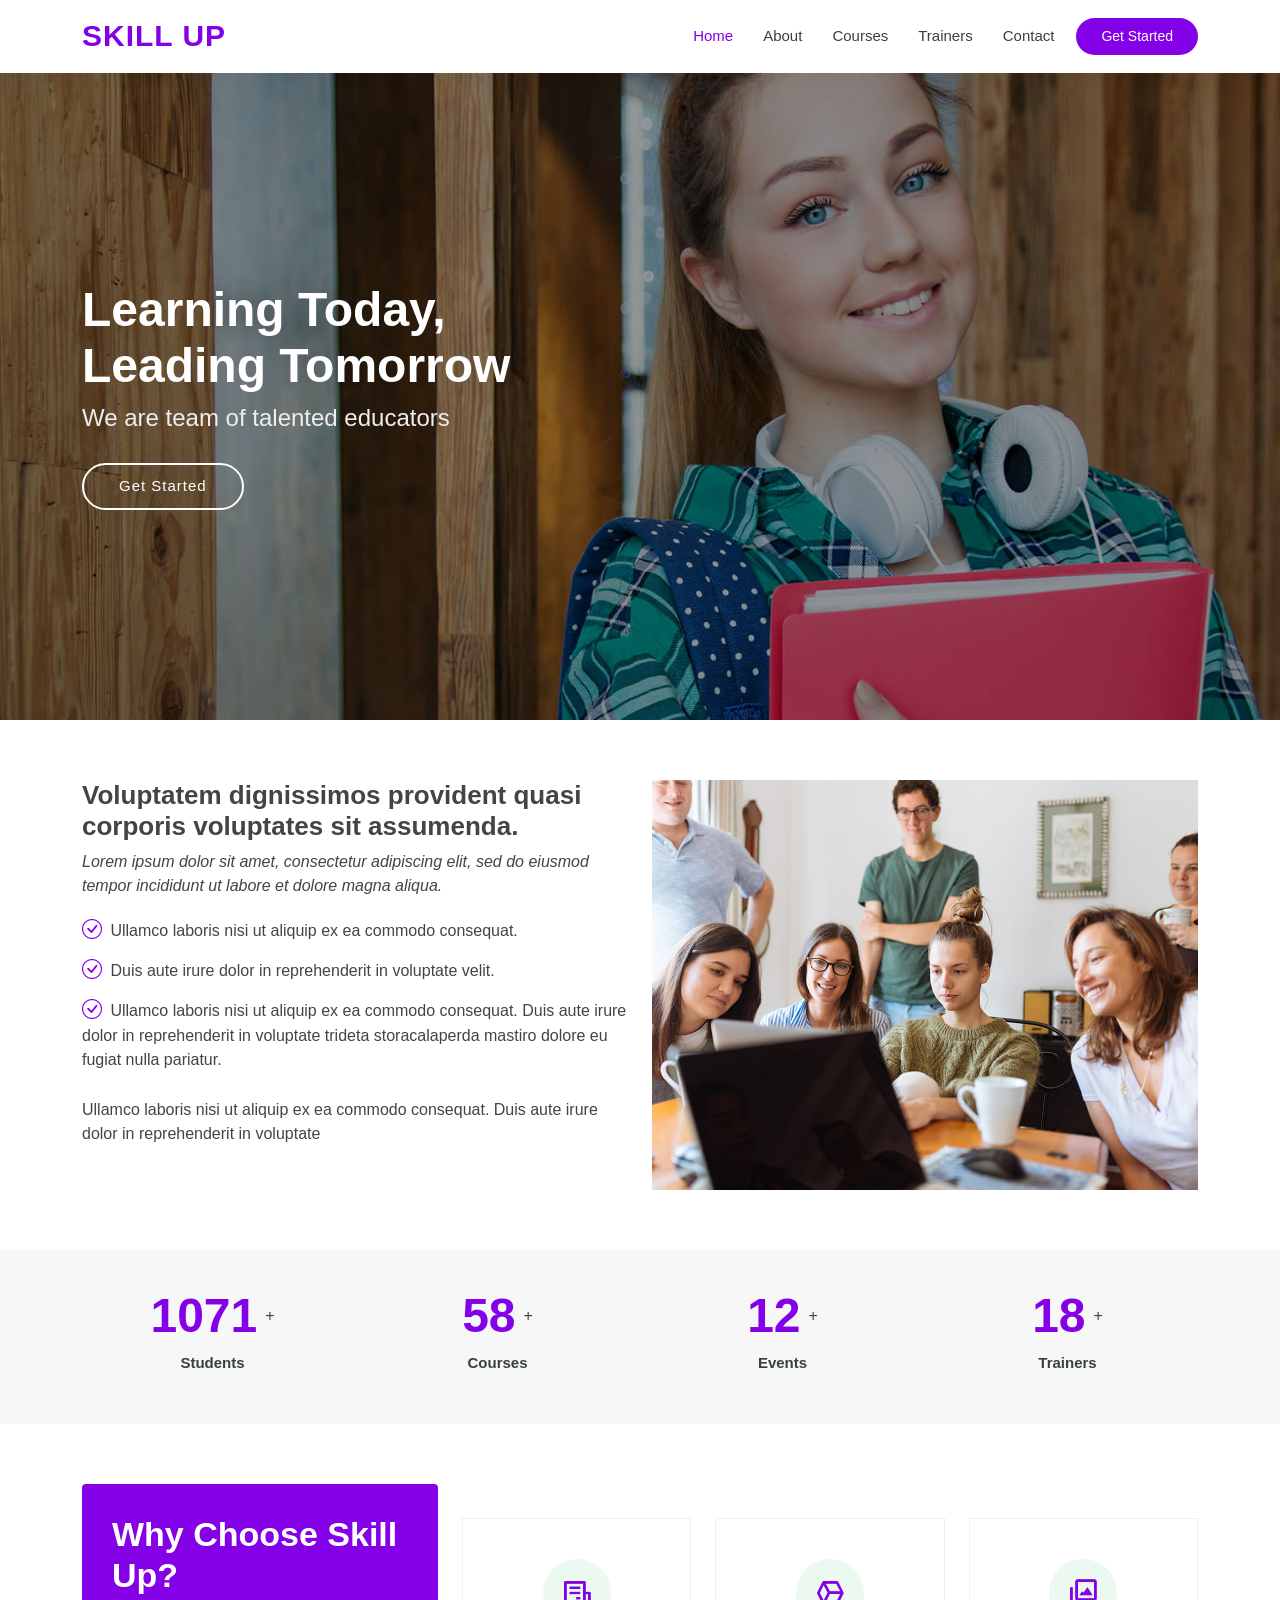
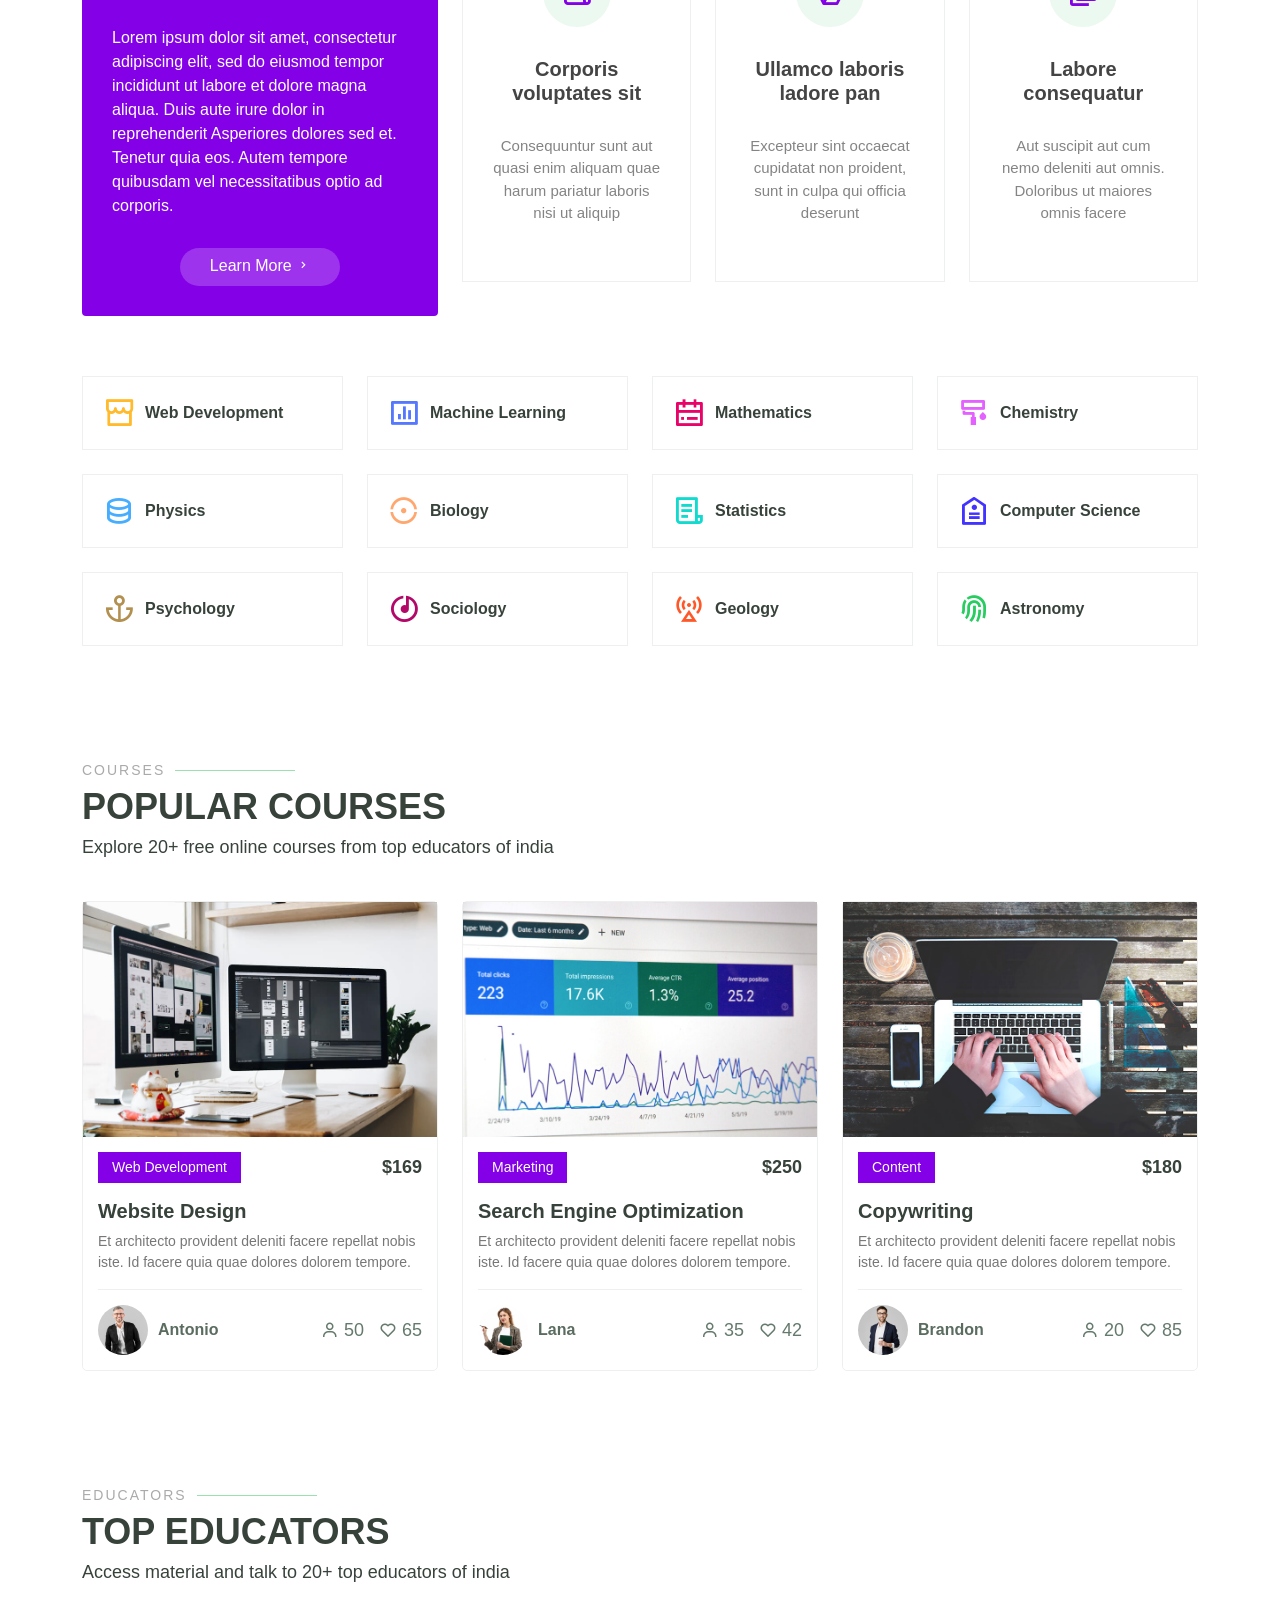
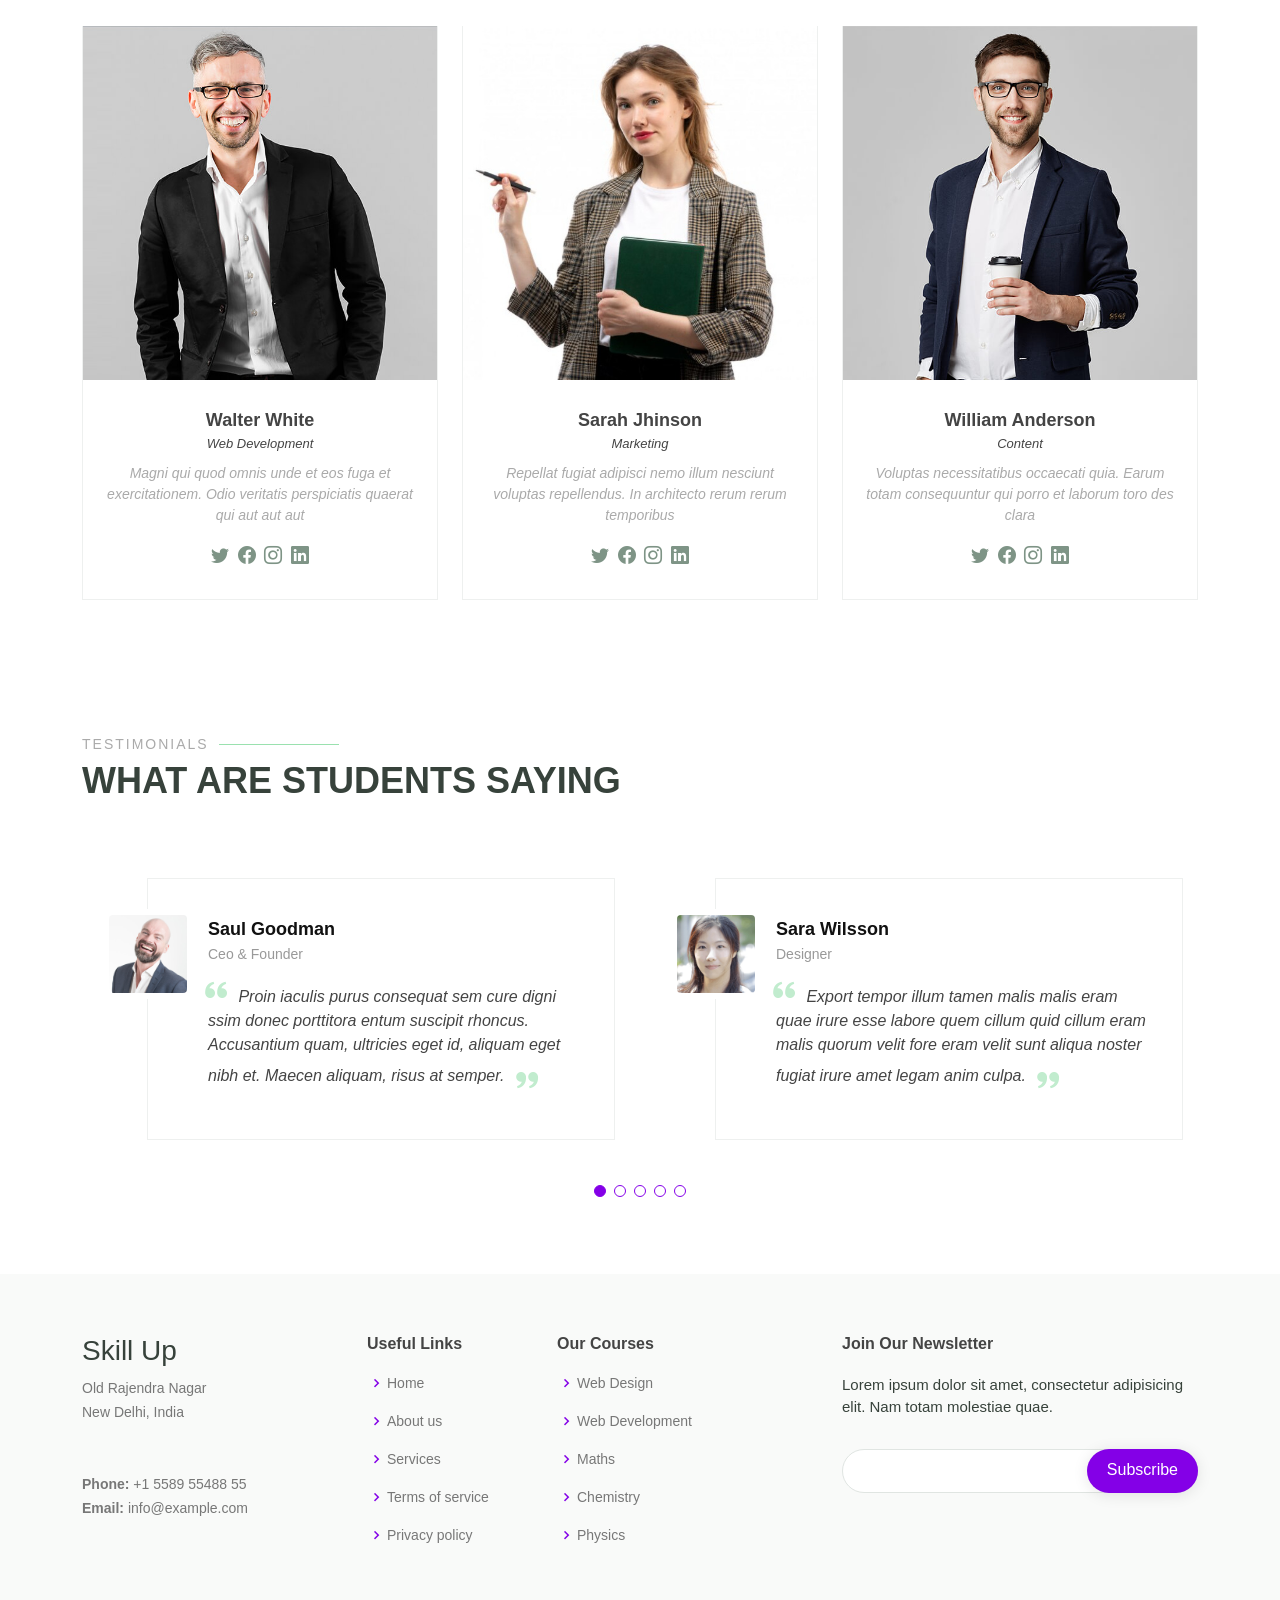
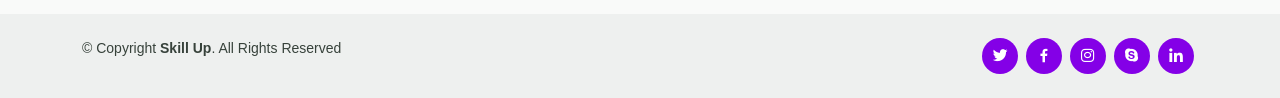
<file: index.html>
<!DOCTYPE html>
<html lang="en">

<head>
  <meta charset="utf-8">
  <meta content="width=device-width, initial-scale=1.0" name="viewport">

  <title>Skill Up - Home</title>
  <meta content="" name="description">
  <meta content="" name="keywords">

  <!-- Favicons -->
  <link href="assets/img/favicon.png" rel="icon">
  <link href="assets/img/apple-touch-icon.png" rel="apple-touch-icon">


  <!-- Vendor CSS Files -->
  <link href="assets/vendor/animate.css/animate.min.css" rel="stylesheet">
  <link href="assets/vendor/aos/aos.css" rel="stylesheet">
  <link href="assets/vendor/bootstrap/css/bootstrap.min.css" rel="stylesheet">
  <link href="assets/vendor/bootstrap-icons/bootstrap-icons.css" rel="stylesheet">
  <link href="assets/vendor/boxicons/css/boxicons.min.css" rel="stylesheet">
  <link href="assets/vendor/remixicon/remixicon.css" rel="stylesheet">
  <link href="assets/vendor/swiper/swiper-bundle.min.css" rel="stylesheet">

  <!-- Main CSS File -->
  <link href="assets/css/style.css" rel="stylesheet">


</head>

<body>

  <!-- ======= Header ======= -->
  <header id="header" class="fixed-top">
    <div class="container d-flex align-items-center">

      <h1 class="logo me-auto"><a href="index.html">Skill Up</a></h1>
      

      <nav id="navbar" class="navbar order-last order-lg-0">
        <ul>
          <li><a class="active" href="index.html">Home</a></li>
          <li><a href="about.html">About</a></li>
          <li><a href="courses.html">Courses</a></li>
          <li><a href="trainers.html">Trainers</a></li>

          <li><a href="contact.html">Contact</a></li>
        </ul>
        <i class="bi bi-list mobile-nav-toggle"></i>
      </nav><!-- .navbar -->

      <a href="courses.html" class="get-started-btn">Get Started</a>

    </div>
  </header><!-- End Header -->

  <!-- ======= Hero Section ======= -->
  <section id="hero" class="d-flex justify-content-center align-items-center">
    <div class="container position-relative" data-aos="zoom-in" data-aos-delay="100">
      <h1>Learning Today,<br>Leading Tomorrow</h1>
      <h2>We are team of talented educators</h2>
      <a href="courses.html" class="btn-get-started">Get Started</a>
    </div>
  </section><!-- End Hero -->

  <main id="main">

    <!-- ======= About Section ======= -->
    <section id="about" class="about">
      <div class="container" data-aos="fade-up">

        <div class="row">
          <div class="col-lg-6 order-1 order-lg-2" data-aos="fade-left" data-aos-delay="100">
            <img src="assets/img/about.jpg" class="img-fluid" alt="">
          </div>
          <div class="col-lg-6 pt-4 pt-lg-0 order-2 order-lg-1 content">
            <h3>Voluptatem dignissimos provident quasi corporis voluptates sit assumenda.</h3>
            <p class="fst-italic">
              Lorem ipsum dolor sit amet, consectetur adipiscing elit, sed do eiusmod tempor incididunt ut labore et
              dolore
              magna aliqua.
            </p>
            <ul>
              <li><i class="bi bi-check-circle"></i> Ullamco laboris nisi ut aliquip ex ea commodo consequat.</li>
              <li><i class="bi bi-check-circle"></i> Duis aute irure dolor in reprehenderit in voluptate velit.</li>
              <li><i class="bi bi-check-circle"></i> Ullamco laboris nisi ut aliquip ex ea commodo consequat. Duis aute
                irure dolor in reprehenderit in voluptate trideta storacalaperda mastiro dolore eu fugiat nulla
                pariatur.</li>
            </ul>
            <p>
              Ullamco laboris nisi ut aliquip ex ea commodo consequat. Duis aute irure dolor in reprehenderit in
              voluptate
            </p>

          </div>
        </div>

      </div>
    </section><!-- End About Section -->

    <!-- ======= Counts Section ======= -->
    <section id="counts" class="counts section-bg">
      <div class="container">

        <div class="row counters">

          <div class="col-lg-3 col-6 text-center">
            <div class="d-flex gap-2 justify-content-center align-items-center">
              <span data-purecounter-start="0" data-purecounter-end="1164" data-purecounter-duration="1"
                class="purecounter"></span> +
            </div>
            <p>Students</p>
          </div>

          <div class="col-lg-3 col-6 text-center">
            <div class="d-flex gap-2 justify-content-center align-items-center">
              <span data-purecounter-start="0" data-purecounter-end="64" data-purecounter-duration="1"
                class="purecounter"></span> +
            </div>
            <p>Courses</p>
          </div>

          <div class="col-lg-3 col-6 text-center">
            <div class="d-flex gap-2 justify-content-center align-items-center">
              <span data-purecounter-start="0" data-purecounter-end="13" data-purecounter-duration="1"
                class="purecounter"></span> +
            </div>
            <p>Events</p>
          </div>

          <div class="col-lg-3 col-6 text-center">
            <div class="d-flex gap-2 justify-content-center align-items-center">
              <span data-purecounter-start="0" data-purecounter-end="20" data-purecounter-duration="1"
                class="purecounter"></span> +
            </div>
            <p>Trainers</p>
          </div>

        </div>

      </div>
    </section><!-- End Counts Section -->

    <!-- ======= Why Us Section ======= -->
    <section id="why-us" class="why-us">
      <div class="container" data-aos="fade-up">

        <div class="row">
          <div class="col-lg-4 d-flex align-items-stretch">
            <div class="content">
              <h3>Why Choose Skill Up?</h3>
              <p>
                Lorem ipsum dolor sit amet, consectetur adipiscing elit, sed do eiusmod tempor incididunt ut labore et
                dolore magna aliqua. Duis aute irure dolor in reprehenderit
                Asperiores dolores sed et. Tenetur quia eos. Autem tempore quibusdam vel necessitatibus optio ad
                corporis.
              </p>
              <div class="text-center">
                <a href="about.html" class="more-btn">Learn More <i class="bx bx-chevron-right"></i></a>
              </div>
            </div>
          </div>
          <div class="col-lg-8 d-flex align-items-stretch" data-aos="zoom-in" data-aos-delay="100">
            <div class="icon-boxes d-flex flex-column justify-content-center">
              <div class="row">
                <div class="col-xl-4 d-flex align-items-stretch">
                  <div class="icon-box mt-4 mt-xl-0">
                    <i class="bx bx-receipt"></i>
                    <h4>Corporis voluptates sit</h4>
                    <p>Consequuntur sunt aut quasi enim aliquam quae harum pariatur laboris nisi ut aliquip</p>
                  </div>
                </div>
                <div class="col-xl-4 d-flex align-items-stretch">
                  <div class="icon-box mt-4 mt-xl-0">
                    <i class="bx bx-cube-alt"></i>
                    <h4>Ullamco laboris ladore pan</h4>
                    <p>Excepteur sint occaecat cupidatat non proident, sunt in culpa qui officia deserunt</p>
                  </div>
                </div>
                <div class="col-xl-4 d-flex align-items-stretch">
                  <div class="icon-box mt-4 mt-xl-0">
                    <i class="bx bx-images"></i>
                    <h4>Labore consequatur</h4>
                    <p>Aut suscipit aut cum nemo deleniti aut omnis. Doloribus ut maiores omnis facere</p>
                  </div>
                </div>
              </div>
            </div><!-- End .content-->
          </div>
        </div>

      </div>
    </section><!-- End Why Us Section -->

    <!-- ======= Features Section ======= -->
    <section id="features" class="features">
      <div class="container" data-aos="fade-up">

        <div class="row" data-aos="zoom-in" data-aos-delay="100">
          <div class="col-lg-3 col-md-4">
            <div class="icon-box">
              <i class="ri-store-line" style="color: #ffbb2c;"></i>
              <h3><a href="">Web Development</a></h3>
            </div>
          </div>
          <div class="col-lg-3 col-md-4 mt-4 mt-md-0">
            <div class="icon-box">
              <i class="ri-bar-chart-box-line" style="color: #5578ff;"></i>
              <h3><a href="">Machine Learning</a></h3>
            </div>
          </div>
          <div class="col-lg-3 col-md-4 mt-4 mt-md-0">
            <div class="icon-box">
              <i class="ri-calendar-todo-line" style="color: #e80368;"></i>
              <h3><a href="">Mathematics</a></h3>
            </div>
          </div>
          <div class="col-lg-3 col-md-4 mt-4 mt-lg-0">
            <div class="icon-box">
              <i class="ri-paint-brush-line" style="color: #e361ff;"></i>
              <h3><a href="">Chemistry</a></h3>
            </div>
          </div>
          <div class="col-lg-3 col-md-4 mt-4">
            <div class="icon-box">
              <i class="ri-database-2-line" style="color: #47aeff;"></i>
              <h3><a href="">Physics</a></h3>
            </div>
          </div>
          <div class="col-lg-3 col-md-4 mt-4">
            <div class="icon-box">
              <i class="ri-gradienter-line" style="color: #ffa76e;"></i>
              <h3><a href="">Biology</a></h3>
            </div>
          </div>
          <div class="col-lg-3 col-md-4 mt-4">
            <div class="icon-box">
              <i class="ri-file-list-3-line" style="color: #11dbcf;"></i>
              <h3><a href="">Statistics</a></h3>
            </div>
          </div>
          <div class="col-lg-3 col-md-4 mt-4">
            <div class="icon-box">
              <i class="ri-price-tag-2-line" style="color: #4233ff;"></i>
              <h3><a href="">Computer Science</a></h3>
            </div>
          </div>
          <div class="col-lg-3 col-md-4 mt-4">
            <div class="icon-box">
              <i class="ri-anchor-line" style="color: #b2904f;"></i>
              <h3><a href="">Psychology</a></h3>
            </div>
          </div>
          <div class="col-lg-3 col-md-4 mt-4">
            <div class="icon-box">
              <i class="ri-disc-line" style="color: #b20969;"></i>
              <h3><a href="">Sociology</a></h3>
            </div>
          </div>
          <div class="col-lg-3 col-md-4 mt-4">
            <div class="icon-box">
              <i class="ri-base-station-line" style="color: #ff5828;"></i>
              <h3><a href="">Geology</a></h3>
            </div>
          </div>
          <div class="col-lg-3 col-md-4 mt-4">
            <div class="icon-box">
              <i class="ri-fingerprint-line" style="color: #29cc61;"></i>
              <h3><a href="">Astronomy</a></h3>
            </div>
          </div>
        </div>


      </div>
    </section><!-- End Features Section -->

    <!-- ======= Popular Courses Section ======= -->
    <section id="popular-courses" class="courses">
      <div class="container" data-aos="fade-up">

        <div class="section-title">
          <h2>Courses</h2>
          <p>Popular Courses</p>
          <span>Explore 20+ free online courses from top educators of india</span>
        </div>

        <div class="row" data-aos="zoom-in" data-aos-delay="100">

          <div class="col-lg-4 col-md-6 d-flex align-items-stretch">
            <div class="course-item">
              <img src="assets/img/course-1.jpg" class="img-fluid" alt="...">
              <div class="course-content">
                <div class="d-flex justify-content-between align-items-center mb-3">
                  <h4>Web Development</h4>
                  <p class="price">$169</p>
                </div>

                <h3><a href="course-details.html">Website Design</a></h3>
                <p>Et architecto provident deleniti facere repellat nobis iste. Id facere quia quae dolores dolorem
                  tempore.</p>
                <div class="trainer d-flex justify-content-between align-items-center">
                  <div class="trainer-profile d-flex align-items-center">
                    <img src="assets/img/trainers/trainer-1.jpg" class="img-fluid" alt="">
                    <span>Antonio</span>
                  </div>
                  <div class="trainer-rank d-flex align-items-center">
                    <i class="bx bx-user"></i>&nbsp;50
                    &nbsp;&nbsp;
                    <i class="bx bx-heart"></i>&nbsp;65
                  </div>
                </div>
              </div>
            </div>
          </div> <!-- End Course Item-->

          <div class="col-lg-4 col-md-6 d-flex align-items-stretch mt-4 mt-md-0">
            <div class="course-item">
              <img src="assets/img/course-2.jpg" class="img-fluid" alt="...">
              <div class="course-content">
                <div class="d-flex justify-content-between align-items-center mb-3">
                  <h4>Marketing</h4>
                  <p class="price">$250</p>
                </div>

                <h3><a href="course-details.html">Search Engine Optimization</a></h3>
                <p>Et architecto provident deleniti facere repellat nobis iste. Id facere quia quae dolores dolorem
                  tempore.</p>
                <div class="trainer d-flex justify-content-between align-items-center">
                  <div class="trainer-profile d-flex align-items-center">
                    <img src="assets/img/trainers/trainer-2.jpg" class="img-fluid" alt="">
                    <span>Lana</span>
                  </div>
                  <div class="trainer-rank d-flex align-items-center">
                    <i class="bx bx-user"></i>&nbsp;35
                    &nbsp;&nbsp;
                    <i class="bx bx-heart"></i>&nbsp;42
                  </div>
                </div>
              </div>
            </div>
          </div> <!-- End Course Item-->

          <div class="col-lg-4 col-md-6 d-flex align-items-stretch mt-4 mt-lg-0">
            <div class="course-item">
              <img src="assets/img/course-3.jpg" class="img-fluid" alt="...">
              <div class="course-content">
                <div class="d-flex justify-content-between align-items-center mb-3">
                  <h4>Content</h4>
                  <p class="price">$180</p>
                </div>

                <h3><a href="course-details.html">Copywriting</a></h3>
                <p>Et architecto provident deleniti facere repellat nobis iste. Id facere quia quae dolores dolorem
                  tempore.</p>
                <div class="trainer d-flex justify-content-between align-items-center">
                  <div class="trainer-profile d-flex align-items-center">
                    <img src="assets/img/trainers/trainer-3.jpg" class="img-fluid" alt="">
                    <span>Brandon</span>
                  </div>
                  <div class="trainer-rank d-flex align-items-center">
                    <i class="bx bx-user"></i>&nbsp;20
                    &nbsp;&nbsp;
                    <i class="bx bx-heart"></i>&nbsp;85
                  </div>
                </div>
              </div>
            </div>
          </div> <!-- End Course Item-->

        </div>

      </div>
    </section><!-- End Popular Courses Section -->

    <!-- ======= Trainers Section ======= -->
    <section id="trainers" class="trainers">
      <div class="container" data-aos="fade-up">

        <div class="section-title">
          <h2>Educators</h2>
          <p>Top Educators</p>
          <span>Access material and talk to 20+ top educators of india</span>
        </div>

        <div class="row" data-aos="zoom-in" data-aos-delay="100">
          <div class="col-lg-4 col-md-6 d-flex align-items-stretch">
            <div class="member">
              <img src="assets/img/trainers/trainer-1.jpg" class="img-fluid" alt="">
              <div class="member-content">
                <h4>Walter White</h4>
                <span>Web Development</span>
                <p>
                  Magni qui quod omnis unde et eos fuga et exercitationem. Odio veritatis perspiciatis quaerat qui aut
                  aut aut
                </p>
                <div class="social">
                  <a href=""><i class="bi bi-twitter"></i></a>
                  <a href=""><i class="bi bi-facebook"></i></a>
                  <a href=""><i class="bi bi-instagram"></i></a>
                  <a href=""><i class="bi bi-linkedin"></i></a>
                </div>
              </div>
            </div>
          </div>

          <div class="col-lg-4 col-md-6 d-flex align-items-stretch">
            <div class="member">
              <img src="assets/img/trainers/trainer-2.jpg" class="img-fluid" alt="">
              <div class="member-content">
                <h4>Sarah Jhinson</h4>
                <span>Marketing</span>
                <p>
                  Repellat fugiat adipisci nemo illum nesciunt voluptas repellendus. In architecto rerum rerum
                  temporibus
                </p>
                <div class="social">
                  <a href=""><i class="bi bi-twitter"></i></a>
                  <a href=""><i class="bi bi-facebook"></i></a>
                  <a href=""><i class="bi bi-instagram"></i></a>
                  <a href=""><i class="bi bi-linkedin"></i></a>
                </div>
              </div>
            </div>
          </div>

          <div class="col-lg-4 col-md-6 d-flex align-items-stretch">
            <div class="member">
              <img src="assets/img/trainers/trainer-3.jpg" class="img-fluid" alt="">
              <div class="member-content">
                <h4>William Anderson</h4>
                <span>Content</span>
                <p>
                  Voluptas necessitatibus occaecati quia. Earum totam consequuntur qui porro et laborum toro des clara
                </p>
                <div class="social">
                  <a href=""><i class="bi bi-twitter"></i></a>
                  <a href=""><i class="bi bi-facebook"></i></a>
                  <a href=""><i class="bi bi-instagram"></i></a>
                  <a href=""><i class="bi bi-linkedin"></i></a>
                </div>
              </div>
            </div>
          </div>

        </div>

      </div>
    </section><!-- End Trainers Section -->


    <!-- ======= Testimonials Section ======= -->
    <section id="testimonials" class="testimonials">
      <div class="container" data-aos="fade-up">

        <div class="section-title">
          <h2>Testimonials</h2>
          <p>What are students saying</p>
        </div>

        <div class="testimonials-slider swiper" data-aos="fade-up" data-aos-delay="100">
          <div class="swiper-wrapper">

            <div class="swiper-slide">
              <div class="testimonial-wrap">
                <div class="testimonial-item">
                  <img src="assets/img/testimonials/testimonials-1.jpg" class="testimonial-img" alt="">
                  <h3>Saul Goodman</h3>
                  <h4>Ceo &amp; Founder</h4>
                  <p>
                    <i class="bx bxs-quote-alt-left quote-icon-left"></i>
                    Proin iaculis purus consequat sem cure digni ssim donec porttitora entum suscipit rhoncus.
                    Accusantium quam, ultricies eget id, aliquam eget nibh et. Maecen aliquam, risus at semper.
                    <i class="bx bxs-quote-alt-right quote-icon-right"></i>
                  </p>
                </div>
              </div>
            </div><!-- End testimonial item -->

            <div class="swiper-slide">
              <div class="testimonial-wrap">
                <div class="testimonial-item">
                  <img src="assets/img/testimonials/testimonials-2.jpg" class="testimonial-img" alt="">
                  <h3>Sara Wilsson</h3>
                  <h4>Designer</h4>
                  <p>
                    <i class="bx bxs-quote-alt-left quote-icon-left"></i>
                    Export tempor illum tamen malis malis eram quae irure esse labore quem cillum quid cillum eram malis
                    quorum velit fore eram velit sunt aliqua noster fugiat irure amet legam anim culpa.
                    <i class="bx bxs-quote-alt-right quote-icon-right"></i>
                  </p>
                </div>
              </div>
            </div><!-- End testimonial item -->

            <div class="swiper-slide">
              <div class="testimonial-wrap">
                <div class="testimonial-item">
                  <img src="assets/img/testimonials/testimonials-3.jpg" class="testimonial-img" alt="">
                  <h3>Jena Karlis</h3>
                  <h4>Store Owner</h4>
                  <p>
                    <i class="bx bxs-quote-alt-left quote-icon-left"></i>
                    Enim nisi quem export duis labore cillum quae magna enim sint quorum nulla quem veniam duis minim
                    tempor labore quem eram duis noster aute amet eram fore quis sint minim.
                    <i class="bx bxs-quote-alt-right quote-icon-right"></i>
                  </p>
                </div>
              </div>
            </div><!-- End testimonial item -->

            <div class="swiper-slide">
              <div class="testimonial-wrap">
                <div class="testimonial-item">
                  <img src="assets/img/testimonials/testimonials-4.jpg" class="testimonial-img" alt="">
                  <h3>Matt Brandon</h3>
                  <h4>Freelancer</h4>
                  <p>
                    <i class="bx bxs-quote-alt-left quote-icon-left"></i>
                    Fugiat enim eram quae cillum dolore dolor amet nulla culpa multos export minim fugiat minim velit
                    minim dolor enim duis veniam ipsum anim magna sunt elit fore quem dolore labore illum veniam.
                    <i class="bx bxs-quote-alt-right quote-icon-right"></i>
                  </p>
                </div>
              </div>
            </div><!-- End testimonial item -->

            <div class="swiper-slide">
              <div class="testimonial-wrap">
                <div class="testimonial-item">
                  <img src="assets/img/testimonials/testimonials-5.jpg" class="testimonial-img" alt="">
                  <h3>John Larson</h3>
                  <h4>Entrepreneur</h4>
                  <p>
                    <i class="bx bxs-quote-alt-left quote-icon-left"></i>
                    Quis quorum aliqua sint quem legam fore sunt eram irure aliqua veniam tempor noster veniam enim
                    culpa labore duis sunt culpa nulla illum cillum fugiat legam esse veniam culpa fore nisi cillum
                    quid.
                    <i class="bx bxs-quote-alt-right quote-icon-right"></i>
                  </p>
                </div>
              </div>
            </div><!-- End testimonial item -->

          </div>
          <div class="swiper-pagination"></div>
        </div>

      </div>
    </section><!-- End Testimonials Section -->

  </main><!-- End #main -->

  <!-- ======= Footer ======= -->
  <footer id="footer">

    <div class="footer-top">
      <div class="container">
        <div class="row">

          <div class="col-lg-3 col-md-6 footer-contact">
            <h3>Skill Up</h3>
            <p>
              Old Rajendra Nagar <br>
              New Delhi, India<br>
              <br><br>
              <strong>Phone:</strong> +1 5589 55488 55<br>
              <strong>Email:</strong> info@example.com<br>
            </p>
          </div>

          <div class="col-lg-2 col-md-6 footer-links">
            <h4>Useful Links</h4>
            <ul>
              <li><i class="bx bx-chevron-right"></i> <a href="#">Home</a></li>
              <li><i class="bx bx-chevron-right"></i> <a href="#">About us</a></li>
              <li><i class="bx bx-chevron-right"></i> <a href="#">Services</a></li>
              <li><i class="bx bx-chevron-right"></i> <a href="#">Terms of service</a></li>
              <li><i class="bx bx-chevron-right"></i> <a href="#">Privacy policy</a></li>
            </ul>
          </div>

          <div class="col-lg-3 col-md-6 footer-links">
            <h4>Our Courses</h4>
            <ul>
              <li><i class="bx bx-chevron-right"></i> <a href="#">Web Design</a></li>
              <li><i class="bx bx-chevron-right"></i> <a href="#">Web Development</a></li>
              <li><i class="bx bx-chevron-right"></i> <a href="#">Maths</a></li>
              <li><i class="bx bx-chevron-right"></i> <a href="#">Chemistry</a></li>
              <li><i class="bx bx-chevron-right"></i> <a href="#">Physics</a></li>
            </ul>
          </div>


          <div class="col-lg-4 col-md-6 footer-newsletter">
            <h4>Join Our Newsletter</h4>
            <p>Lorem ipsum dolor sit amet, consectetur adipisicing elit. Nam totam molestiae quae.</p>
            <form action="" method="post">
              <input type="email" name="email"><input type="submit" value="Subscribe">
            </form>
          </div>

        </div>
      </div>
    </div>

    <div class="container d-md-flex py-4">

      <div class="me-md-auto text-center text-md-start">
        <div class="copyright">
          &copy; Copyright <strong><span>Skill Up</span></strong>. All Rights Reserved
        </div>
        <div class="credits">

        </div>
      </div>
      <div class="social-links text-center text-md-right pt-3 pt-md-0">
        <a href="#" class="twitter"><i class="bx bxl-twitter"></i></a>
        <a href="#" class="facebook"><i class="bx bxl-facebook"></i></a>
        <a href="#" class="instagram"><i class="bx bxl-instagram"></i></a>
        <a href="#" class="google-plus"><i class="bx bxl-skype"></i></a>
        <a href="#" class="linkedin"><i class="bx bxl-linkedin"></i></a>
      </div>
    </div>
  </footer><!-- End Footer -->

  <div id="preloader"></div>
  <a href="#" class="back-to-top d-flex align-items-center justify-content-center"><i
      class="bi bi-arrow-up-short"></i></a>

  <!-- Vendor JS Files -->
  <script src="assets/vendor/purecounter/purecounter_vanilla.js"></script>
  <script src="assets/vendor/aos/aos.js"></script>
  <script src="assets/vendor/bootstrap/js/bootstrap.bundle.min.js"></script>
  <script src="assets/vendor/swiper/swiper-bundle.min.js"></script>
  <script src="assets/vendor/php-email-form/validate.js"></script>

  <!--  Main JS File -->
  <script src="assets/js/main.js"></script>

</body>

</html>
</file>
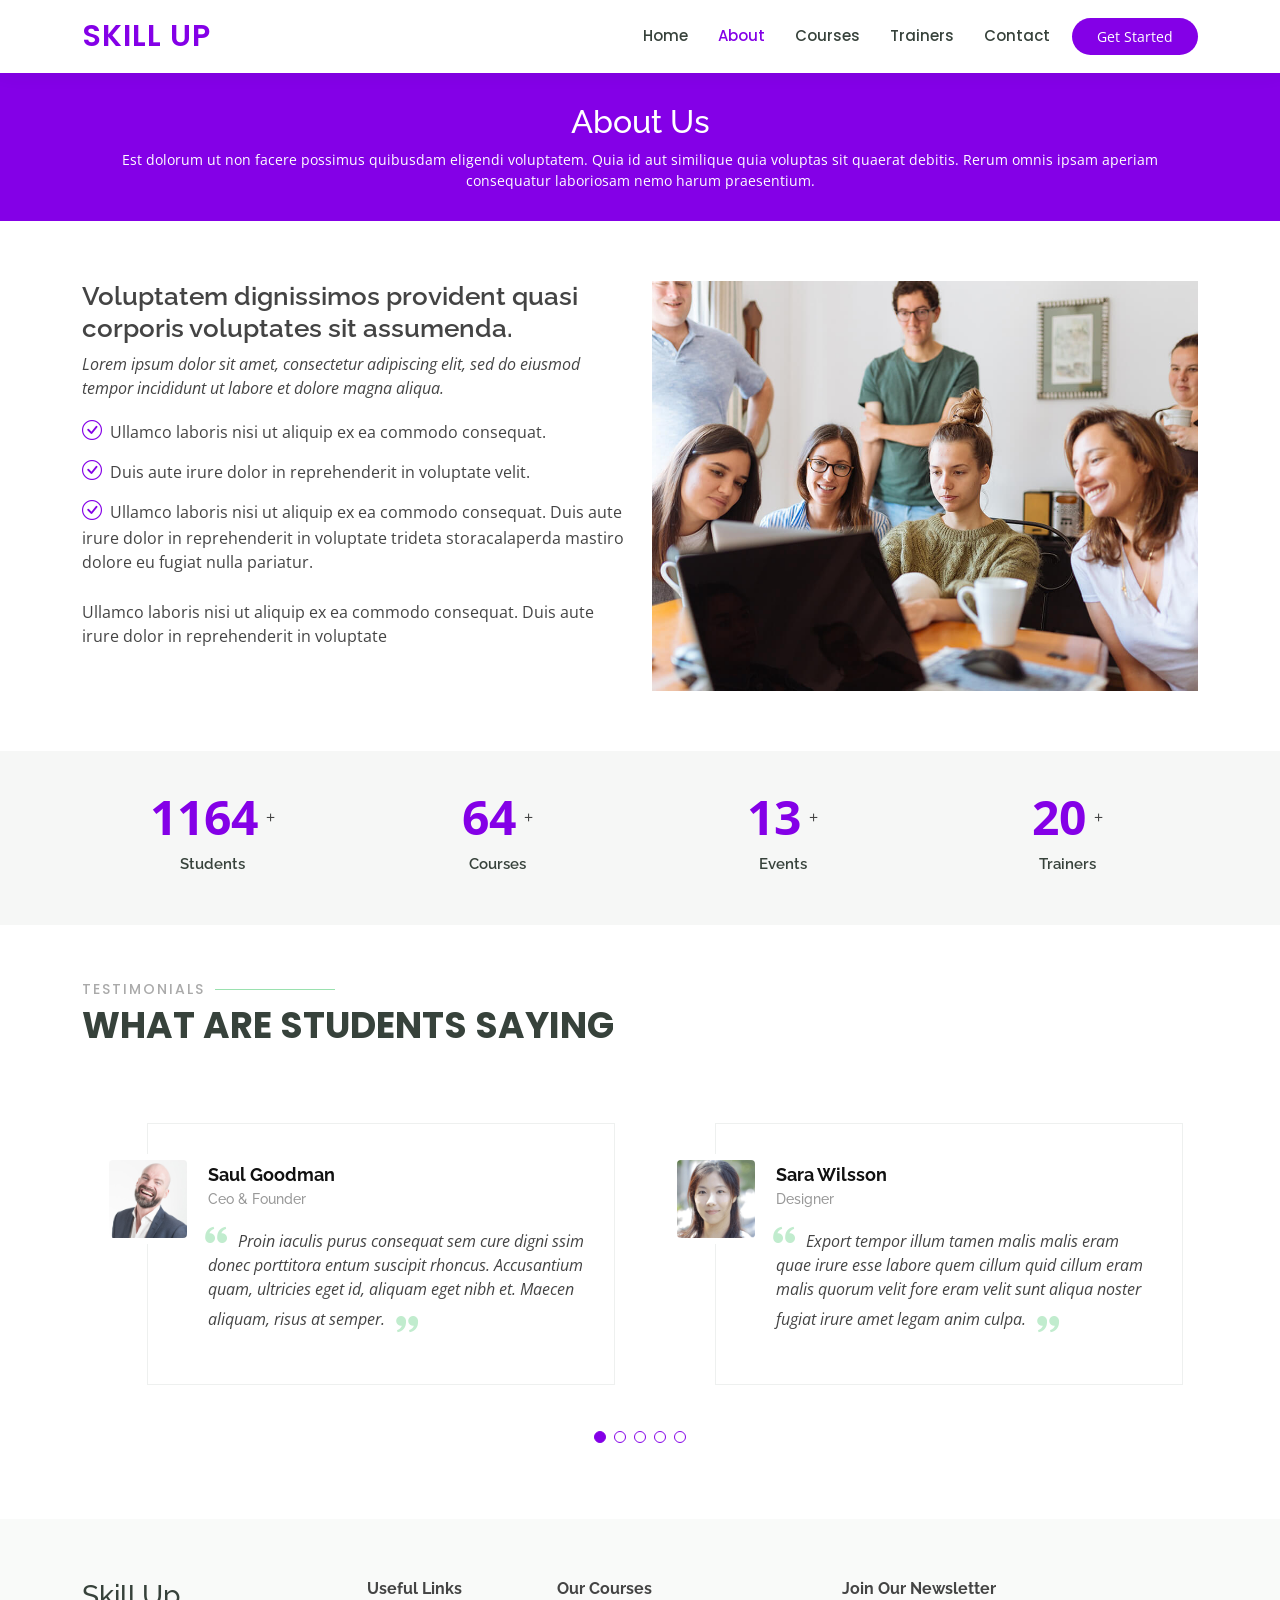
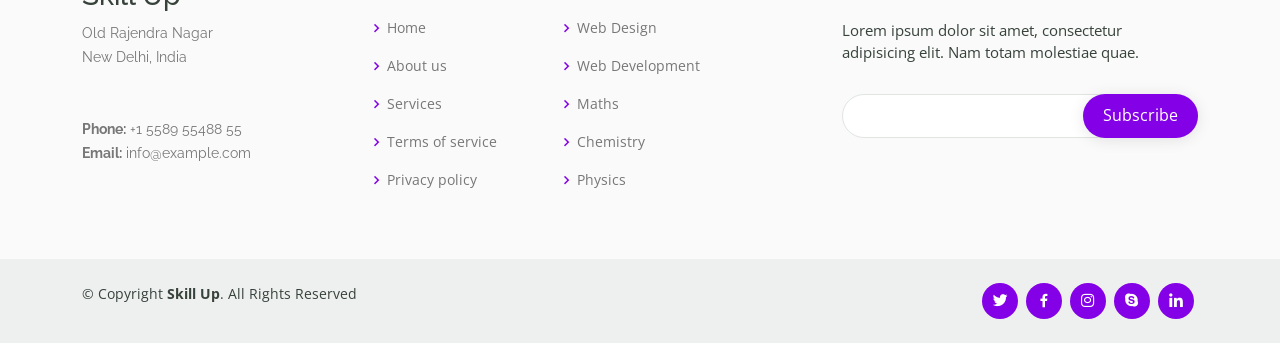
<file: about.html>
<!DOCTYPE html>
<html lang="en">

<head>
  <meta charset="utf-8">
  <meta content="width=device-width, initial-scale=1.0" name="viewport">

  <title>About - Skill Up </title>
  <meta content="" name="description">
  <meta content="" name="keywords">

  <!-- Favicons -->
  <link href="assets/img/favicon.png" rel="icon">
  <link href="assets/img/apple-touch-icon.png" rel="apple-touch-icon">

  <!-- Google Fonts -->
  <link
    href="https://fonts.googleapis.com/css?family=Open+Sans:300,300i,400,400i,600,600i,700,700i|Raleway:300,300i,400,400i,500,500i,600,600i,700,700i|Poppins:300,300i,400,400i,500,500i,600,600i,700,700i"
    rel="stylesheet">

  <!-- Vendor CSS Files -->
  <link href="assets/vendor/animate.css/animate.min.css" rel="stylesheet">
  <link href="assets/vendor/aos/aos.css" rel="stylesheet">
  <link href="assets/vendor/bootstrap/css/bootstrap.min.css" rel="stylesheet">
  <link href="assets/vendor/bootstrap-icons/bootstrap-icons.css" rel="stylesheet">
  <link href="assets/vendor/boxicons/css/boxicons.min.css" rel="stylesheet">
  <link href="assets/vendor/remixicon/remixicon.css" rel="stylesheet">
  <link href="assets/vendor/swiper/swiper-bundle.min.css" rel="stylesheet">

  <!--  Main CSS File -->
  <link href="assets/css/style.css" rel="stylesheet">


</head>

<body>

  <!-- ======= Header ======= -->
  <header id="header" class="fixed-top">
    <div class="container d-flex align-items-center">

      <h1 class="logo me-auto"><a href="index.html">Skill Up</a></h1>
      

      <nav id="navbar" class="navbar order-last order-lg-0">
        <ul>
          <li><a href="index.html">Home</a></li>
          <li><a class="active" href="about.html">About</a></li>
          <li><a href="courses.html">Courses</a></li>
          <li><a href="trainers.html">Trainers</a></li>

          <li><a href="contact.html">Contact</a></li>
        </ul>
        <i class="bi bi-list mobile-nav-toggle"></i>
      </nav><!-- .navbar -->

      <a href="courses.html" class="get-started-btn">Get Started</a>

    </div>
  </header><!-- End Header -->

  <main id="main">
    <!-- ======= Breadcrumbs ======= -->
    <div class="breadcrumbs" data-aos="fade-in">
      <div class="container">
        <h2>About Us</h2>
        <p>Est dolorum ut non facere possimus quibusdam eligendi voluptatem. Quia id aut similique quia voluptas sit
          quaerat debitis. Rerum omnis ipsam aperiam consequatur laboriosam nemo harum praesentium. </p>
      </div>
    </div><!-- End Breadcrumbs -->

    <!-- ======= About Section ======= -->
    <section id="about" class="about">
      <div class="container" data-aos="fade-up">

        <div class="row">
          <div class="col-lg-6 order-1 order-lg-2" data-aos="fade-left" data-aos-delay="100">
            <img src="assets/img/about.jpg" class="img-fluid" alt="">
          </div>
          <div class="col-lg-6 pt-4 pt-lg-0 order-2 order-lg-1 content">
            <h3>Voluptatem dignissimos provident quasi corporis voluptates sit assumenda.</h3>
            <p class="fst-italic">
              Lorem ipsum dolor sit amet, consectetur adipiscing elit, sed do eiusmod tempor incididunt ut labore et
              dolore
              magna aliqua.
            </p>
            <ul>
              <li><i class="bi bi-check-circle"></i> Ullamco laboris nisi ut aliquip ex ea commodo consequat.</li>
              <li><i class="bi bi-check-circle"></i> Duis aute irure dolor in reprehenderit in voluptate velit.</li>
              <li><i class="bi bi-check-circle"></i> Ullamco laboris nisi ut aliquip ex ea commodo consequat. Duis aute
                irure dolor in reprehenderit in voluptate trideta storacalaperda mastiro dolore eu fugiat nulla
                pariatur.</li>
            </ul>
            <p>
              Ullamco laboris nisi ut aliquip ex ea commodo consequat. Duis aute irure dolor in reprehenderit in
              voluptate
            </p>

          </div>
        </div>

      </div>
    </section><!-- End About Section -->

    <!-- ======= Counts Section ======= -->
    <section id="counts" class="counts section-bg">
      <div class="container">

        <div class="row counters">

          <div class="col-lg-3 col-6 text-center">
            <div class="d-flex gap-2 justify-content-center align-items-center">
              <span data-purecounter-start="0" data-purecounter-end="1164" data-purecounter-duration="1"
                class="purecounter"></span> +
            </div>
            <p>Students</p>
          </div>

          <div class="col-lg-3 col-6 text-center">
            <div class="d-flex gap-2 justify-content-center align-items-center">
              <span data-purecounter-start="0" data-purecounter-end="64" data-purecounter-duration="1"
                class="purecounter"></span> +
            </div>
            <p>Courses</p>
          </div>

          <div class="col-lg-3 col-6 text-center">
            <div class="d-flex gap-2 justify-content-center align-items-center">
              <span data-purecounter-start="0" data-purecounter-end="13" data-purecounter-duration="1"
                class="purecounter"></span> +
            </div>
            <p>Events</p>
          </div>

          <div class="col-lg-3 col-6 text-center">
            <div class="d-flex gap-2 justify-content-center align-items-center">
              <span data-purecounter-start="0" data-purecounter-end="20" data-purecounter-duration="1"
                class="purecounter"></span> +
            </div>
            <p>Trainers</p>
          </div>

        </div>

      </div>
    </section><!-- End Counts Section -->

    <!-- ======= Testimonials Section ======= -->
    <section id="testimonials" class="testimonials">
      <div class="container" data-aos="fade-up">

        <div class="section-title">
          <h2>Testimonials</h2>
          <p>What are students saying</p>
        </div>

        <div class="testimonials-slider swiper" data-aos="fade-up" data-aos-delay="100">
          <div class="swiper-wrapper">

            <div class="swiper-slide">
              <div class="testimonial-wrap">
                <div class="testimonial-item">
                  <img src="assets/img/testimonials/testimonials-1.jpg" class="testimonial-img" alt="">
                  <h3>Saul Goodman</h3>
                  <h4>Ceo &amp; Founder</h4>
                  <p>
                    <i class="bx bxs-quote-alt-left quote-icon-left"></i>
                    Proin iaculis purus consequat sem cure digni ssim donec porttitora entum suscipit rhoncus.
                    Accusantium quam, ultricies eget id, aliquam eget nibh et. Maecen aliquam, risus at semper.
                    <i class="bx bxs-quote-alt-right quote-icon-right"></i>
                  </p>
                </div>
              </div>
            </div><!-- End testimonial item -->

            <div class="swiper-slide">
              <div class="testimonial-wrap">
                <div class="testimonial-item">
                  <img src="assets/img/testimonials/testimonials-2.jpg" class="testimonial-img" alt="">
                  <h3>Sara Wilsson</h3>
                  <h4>Designer</h4>
                  <p>
                    <i class="bx bxs-quote-alt-left quote-icon-left"></i>
                    Export tempor illum tamen malis malis eram quae irure esse labore quem cillum quid cillum eram malis
                    quorum velit fore eram velit sunt aliqua noster fugiat irure amet legam anim culpa.
                    <i class="bx bxs-quote-alt-right quote-icon-right"></i>
                  </p>
                </div>
              </div>
            </div><!-- End testimonial item -->

            <div class="swiper-slide">
              <div class="testimonial-wrap">
                <div class="testimonial-item">
                  <img src="assets/img/testimonials/testimonials-3.jpg" class="testimonial-img" alt="">
                  <h3>Jena Karlis</h3>
                  <h4>Store Owner</h4>
                  <p>
                    <i class="bx bxs-quote-alt-left quote-icon-left"></i>
                    Enim nisi quem export duis labore cillum quae magna enim sint quorum nulla quem veniam duis minim
                    tempor labore quem eram duis noster aute amet eram fore quis sint minim.
                    <i class="bx bxs-quote-alt-right quote-icon-right"></i>
                  </p>
                </div>
              </div>
            </div><!-- End testimonial item -->

            <div class="swiper-slide">
              <div class="testimonial-wrap">
                <div class="testimonial-item">
                  <img src="assets/img/testimonials/testimonials-4.jpg" class="testimonial-img" alt="">
                  <h3>Matt Brandon</h3>
                  <h4>Freelancer</h4>
                  <p>
                    <i class="bx bxs-quote-alt-left quote-icon-left"></i>
                    Fugiat enim eram quae cillum dolore dolor amet nulla culpa multos export minim fugiat minim velit
                    minim dolor enim duis veniam ipsum anim magna sunt elit fore quem dolore labore illum veniam.
                    <i class="bx bxs-quote-alt-right quote-icon-right"></i>
                  </p>
                </div>
              </div>
            </div><!-- End testimonial item -->

            <div class="swiper-slide">
              <div class="testimonial-wrap">
                <div class="testimonial-item">
                  <img src="assets/img/testimonials/testimonials-5.jpg" class="testimonial-img" alt="">
                  <h3>John Larson</h3>
                  <h4>Entrepreneur</h4>
                  <p>
                    <i class="bx bxs-quote-alt-left quote-icon-left"></i>
                    Quis quorum aliqua sint quem legam fore sunt eram irure aliqua veniam tempor noster veniam enim
                    culpa labore duis sunt culpa nulla illum cillum fugiat legam esse veniam culpa fore nisi cillum
                    quid.
                    <i class="bx bxs-quote-alt-right quote-icon-right"></i>
                  </p>
                </div>
              </div>
            </div><!-- End testimonial item -->

          </div>
          <div class="swiper-pagination"></div>
        </div>

      </div>
    </section><!-- End Testimonials Section -->

  </main><!-- End #main -->

  <!-- ======= Footer ======= -->
  <footer id="footer">

    <div class="footer-top">
      <div class="container">
        <div class="row">

          <div class="col-lg-3 col-md-6 footer-contact">
            <h3>Skill Up</h3>
            <p>
              Old Rajendra Nagar <br>
              New Delhi, India<br>
              <br><br>
              <strong>Phone:</strong> +1 5589 55488 55<br>
              <strong>Email:</strong> info@example.com<br>
            </p>
          </div>

          <div class="col-lg-2 col-md-6 footer-links">
            <h4>Useful Links</h4>
            <ul>
              <li><i class="bx bx-chevron-right"></i> <a href="#">Home</a></li>
              <li><i class="bx bx-chevron-right"></i> <a href="#">About us</a></li>
              <li><i class="bx bx-chevron-right"></i> <a href="#">Services</a></li>
              <li><i class="bx bx-chevron-right"></i> <a href="#">Terms of service</a></li>
              <li><i class="bx bx-chevron-right"></i> <a href="#">Privacy policy</a></li>
            </ul>
          </div>

          <div class="col-lg-3 col-md-6 footer-links">
            <h4>Our Courses</h4>
            <ul>
              <li><i class="bx bx-chevron-right"></i> <a href="#">Web Design</a></li>
              <li><i class="bx bx-chevron-right"></i> <a href="#">Web Development</a></li>
              <li><i class="bx bx-chevron-right"></i> <a href="#">Maths</a></li>
              <li><i class="bx bx-chevron-right"></i> <a href="#">Chemistry</a></li>
              <li><i class="bx bx-chevron-right"></i> <a href="#">Physics</a></li>
            </ul>
          </div>

          <div class="col-lg-4 col-md-6 footer-newsletter">
            <h4>Join Our Newsletter</h4>
            <p>Lorem ipsum dolor sit amet, consectetur adipisicing elit. Nam totam molestiae quae.</p>
            <form action="" method="post">
              <input type="email" name="email"><input type="submit" value="Subscribe">
            </form>
          </div>

        </div>
      </div>
    </div>

    <div class="container d-md-flex py-4">

      <div class="me-md-auto text-center text-md-start">
        <div class="copyright">
          &copy; Copyright <strong><span>Skill Up</span></strong>. All Rights Reserved
        </div>

      </div>
      <div class="social-links text-center text-md-right pt-3 pt-md-0">
        <a href="#" class="twitter"><i class="bx bxl-twitter"></i></a>
        <a href="#" class="facebook"><i class="bx bxl-facebook"></i></a>
        <a href="#" class="instagram"><i class="bx bxl-instagram"></i></a>
        <a href="#" class="google-plus"><i class="bx bxl-skype"></i></a>
        <a href="#" class="linkedin"><i class="bx bxl-linkedin"></i></a>
      </div>
    </div>
  </footer><!-- End Footer -->

  <div id="preloader"></div>
  <a href="#" class="back-to-top d-flex align-items-center justify-content-center"><i
      class="bi bi-arrow-up-short"></i></a>

  <!-- Vendor JS Files -->
  <script src="assets/vendor/purecounter/purecounter_vanilla.js"></script>
  <script src="assets/vendor/aos/aos.js"></script>
  <script src="assets/vendor/bootstrap/js/bootstrap.bundle.min.js"></script>
  <script src="assets/vendor/swiper/swiper-bundle.min.js"></script>
  <script src="assets/vendor/php-email-form/validate.js"></script>

  <!--  Main JS File -->
  <script src="assets/js/main.js"></script>

</body>

</html>
</file>
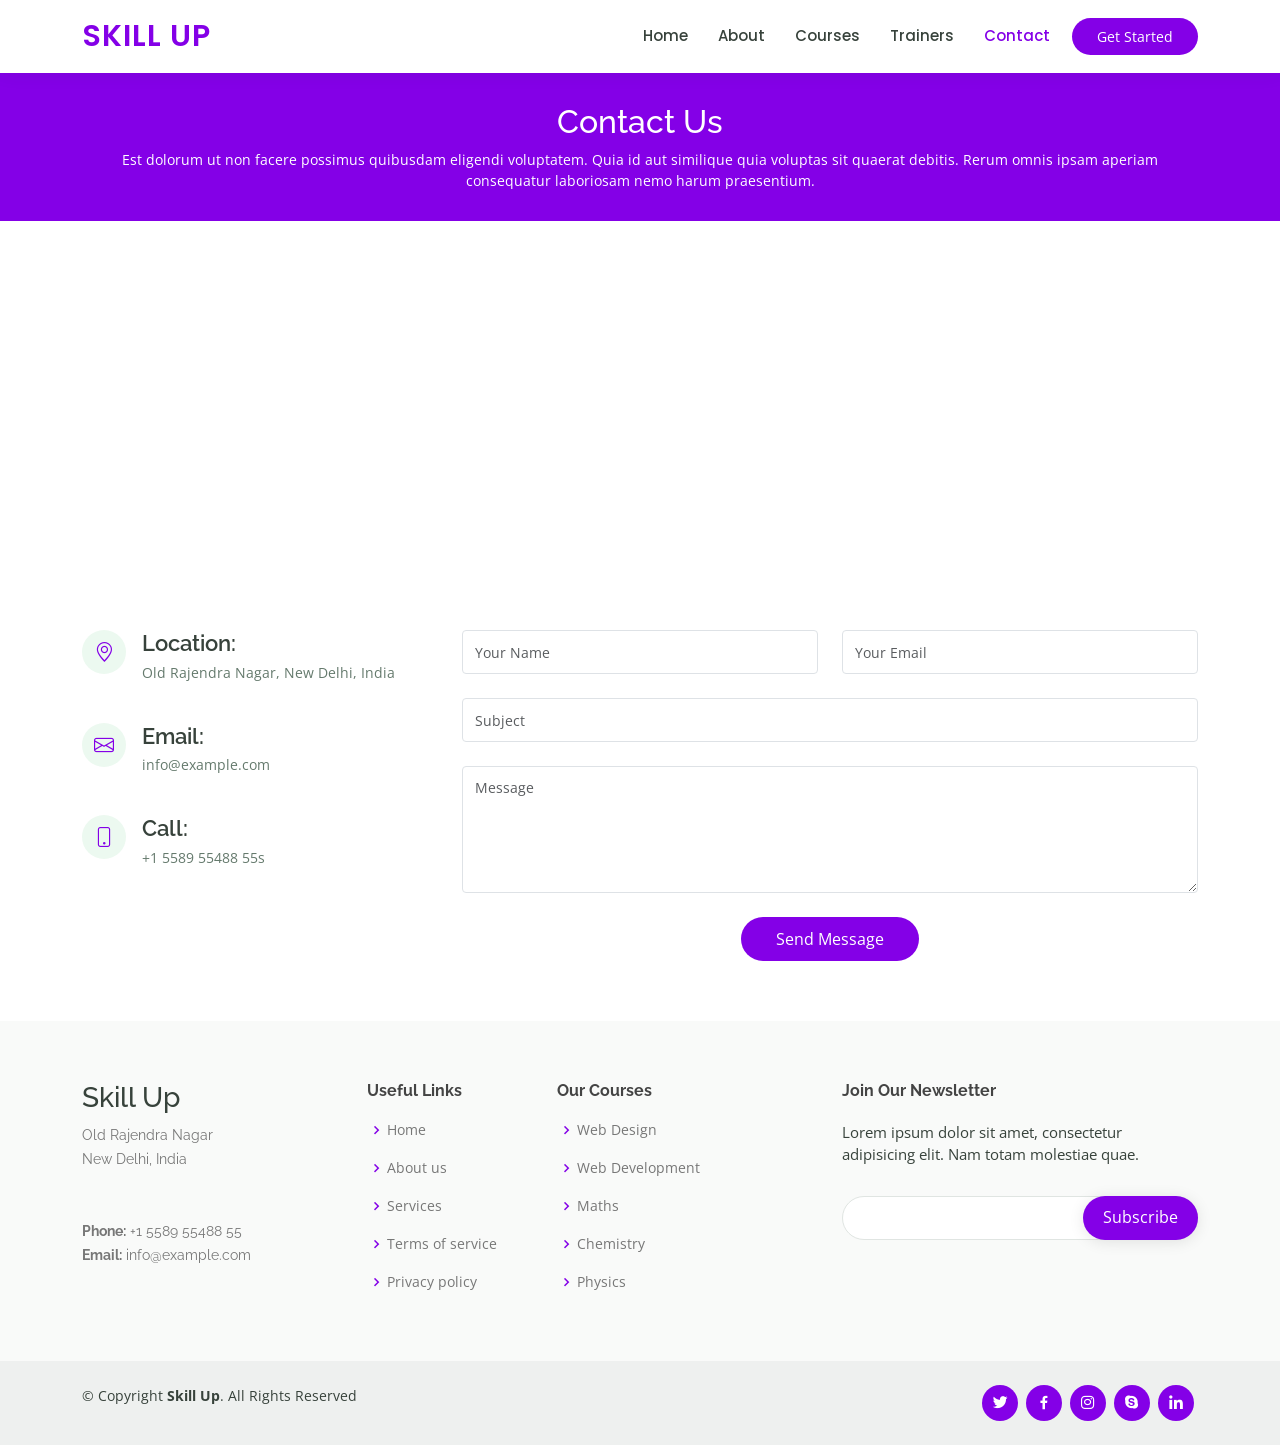
<file: contact.html>
<!DOCTYPE html>
<html lang="en">

<head>
  <meta charset="utf-8">
  <meta content="width=device-width, initial-scale=1.0" name="viewport">

  <title>Contact - Skill Up </title>
  <meta content="" name="description">
  <meta content="" name="keywords">

  <!-- Favicons -->
  <link href="assets/img/favicon.png" rel="icon">
  <link href="assets/img/apple-touch-icon.png" rel="apple-touch-icon">

  <!-- Google Fonts -->
  <link
    href="https://fonts.googleapis.com/css?family=Open+Sans:300,300i,400,400i,600,600i,700,700i|Raleway:300,300i,400,400i,500,500i,600,600i,700,700i|Poppins:300,300i,400,400i,500,500i,600,600i,700,700i"
    rel="stylesheet">

  <!-- Vendor CSS Files -->
  <link href="assets/vendor/animate.css/animate.min.css" rel="stylesheet">
  <link href="assets/vendor/aos/aos.css" rel="stylesheet">
  <link href="assets/vendor/bootstrap/css/bootstrap.min.css" rel="stylesheet">
  <link href="assets/vendor/bootstrap-icons/bootstrap-icons.css" rel="stylesheet">
  <link href="assets/vendor/boxicons/css/boxicons.min.css" rel="stylesheet">
  <link href="assets/vendor/remixicon/remixicon.css" rel="stylesheet">
  <link href="assets/vendor/swiper/swiper-bundle.min.css" rel="stylesheet">

  <!--  Main CSS File -->
  <link href="assets/css/style.css" rel="stylesheet">


</head>

<body>

  <!-- ======= Header ======= -->
  <header id="header" class="fixed-top">
    <div class="container d-flex align-items-center">

      <h1 class="logo me-auto"><a href="index.html">Skill Up</a></h1>
      

      <nav id="navbar" class="navbar order-last order-lg-0">
        <ul>
          <li><a href="index.html">Home</a></li>
          <li><a href="about.html">About</a></li>
          <li><a href="courses.html">Courses</a></li>
          <li><a href="trainers.html">Trainers</a></li>

          <li><a class="active" href="contact.html">Contact</a></li>
        </ul>
        <i class="bi bi-list mobile-nav-toggle"></i>
      </nav><!-- .navbar -->

      <a href="courses.html" class="get-started-btn">Get Started</a>

    </div>
  </header><!-- End Header -->

  <main id="main">

    <!-- ======= Breadcrumbs ======= -->
    <div class="breadcrumbs" data-aos="fade-in">
      <div class="container">
        <h2>Contact Us</h2>
        <p>Est dolorum ut non facere possimus quibusdam eligendi voluptatem. Quia id aut similique quia voluptas sit
          quaerat debitis. Rerum omnis ipsam aperiam consequatur laboriosam nemo harum praesentium. </p>
      </div>
    </div><!-- End Breadcrumbs -->

    <!-- ======= Contact Section ======= -->
    <section id="contact" class="contact">
      <div data-aos="fade-up">
        <iframe style="border:0; width: 100%; height: 350px;"
          src="https://www.google.com/maps/embed?pb=!1m18!1m12!1m3!1d14006.687846962757!2d77.17570268190792!3d28.639592160568903!2m3!1f0!2f0!3f0!3m2!1i1024!2i768!4f13.1!3m3!1m2!1s0x390d02a32e9cd163%3A0x5a42535088d212b5!2sOld%20Rajinder%20Nagar%2C%20Rajinder%20Nagar%2C%20New%20Delhi%2C%20Delhi!5e0!3m2!1sen!2sin!4v1708001801659!5m2!1sen!2sin"
          frameborder="0" allowfullscreen></iframe>
      </div>



      <div class="container" data-aos="fade-up">

        <div class="row mt-5">

          <div class="col-lg-4">
            <div class="info">
              <div class="address">
                <i class="bi bi-geo-alt"></i>
                <h4>Location:</h4>
                <p>Old Rajendra Nagar, New Delhi, India</p>
              </div>

              <div class="email">
                <i class="bi bi-envelope"></i>
                <h4>Email:</h4>
                <p>info@example.com</p>
              </div>

              <div class="phone">
                <i class="bi bi-phone"></i>
                <h4>Call:</h4>
                <p>+1 5589 55488 55s</p>
              </div>

            </div>

          </div>

          <div class="col-lg-8 mt-5 mt-lg-0">

            <form action="#" method="post" role="form" class="php-email-form">
              <div class="row">
                <div class="col-md-6 form-group">
                  <input type="text" name="name" class="form-control" id="name" placeholder="Your Name" required>
                </div>
                <div class="col-md-6 form-group mt-3 mt-md-0">
                  <input type="email" class="form-control" name="email" id="email" placeholder="Your Email" required>
                </div>
              </div>
              <div class="form-group mt-3">
                <input type="text" class="form-control" name="subject" id="subject" placeholder="Subject" required>
              </div>
              <div class="form-group mt-3">
                <textarea class="form-control" name="message" rows="5" placeholder="Message" required></textarea>
              </div>
              <div class="my-3">
                <div class="loading">Loading</div>
                <div class="error-message"></div>
                <div class="sent-message">Your message has been sent. Thank you!</div>
              </div>
              <div class="text-center"><button type="submit">Send Message</button></div>
            </form>

          </div>

        </div>

      </div>
    </section><!-- End Contact Section -->

  </main><!-- End #main -->

  <!-- ======= Footer ======= -->
  <footer id="footer">

    <div class="footer-top">
      <div class="container">
        <div class="row">

          <div class="col-lg-3 col-md-6 footer-contact">
            <h3>Skill Up</h3>
            <p>
              Old Rajendra Nagar <br>
              New Delhi, India<br>
              <br><br>
              <strong>Phone:</strong> +1 5589 55488 55<br>
              <strong>Email:</strong> info@example.com<br>
            </p>
          </div>

          <div class="col-lg-2 col-md-6 footer-links">
            <h4>Useful Links</h4>
            <ul>
              <li><i class="bx bx-chevron-right"></i> <a href="#">Home</a></li>
              <li><i class="bx bx-chevron-right"></i> <a href="#">About us</a></li>
              <li><i class="bx bx-chevron-right"></i> <a href="#">Services</a></li>
              <li><i class="bx bx-chevron-right"></i> <a href="#">Terms of service</a></li>
              <li><i class="bx bx-chevron-right"></i> <a href="#">Privacy policy</a></li>
            </ul>
          </div>

          <div class="col-lg-3 col-md-6 footer-links">
            <h4>Our Courses</h4>
            <ul>
              <li><i class="bx bx-chevron-right"></i> <a href="#">Web Design</a></li>
              <li><i class="bx bx-chevron-right"></i> <a href="#">Web Development</a></li>
              <li><i class="bx bx-chevron-right"></i> <a href="#">Maths</a></li>
              <li><i class="bx bx-chevron-right"></i> <a href="#">Chemistry</a></li>
              <li><i class="bx bx-chevron-right"></i> <a href="#">Physics</a></li>
            </ul>
          </div>

          <div class="col-lg-4 col-md-6 footer-newsletter">
            <h4>Join Our Newsletter</h4>
            <p>Lorem ipsum dolor sit amet, consectetur adipisicing elit. Nam totam molestiae quae.</p>
            <form action="" method="post">
              <input type="email" name="email"><input type="submit" value="Subscribe">
            </form>
          </div>

        </div>
      </div>
    </div>

    <div class="container d-md-flex py-4">

      <div class="me-md-auto text-center text-md-start">
        <div class="copyright">
          &copy; Copyright <strong><span>Skill Up</span></strong>. All Rights Reserved
        </div>
        <div class="credits">

        </div>
      </div>
      <div class="social-links text-center text-md-right pt-3 pt-md-0">
        <a href="#" class="twitter"><i class="bx bxl-twitter"></i></a>
        <a href="#" class="facebook"><i class="bx bxl-facebook"></i></a>
        <a href="#" class="instagram"><i class="bx bxl-instagram"></i></a>
        <a href="#" class="google-plus"><i class="bx bxl-skype"></i></a>
        <a href="#" class="linkedin"><i class="bx bxl-linkedin"></i></a>
      </div>
    </div>
  </footer><!-- End Footer -->

  <div id="preloader"></div>
  <a href="#" class="back-to-top d-flex align-items-center justify-content-center"><i
      class="bi bi-arrow-up-short"></i></a>

  <!-- Vendor JS Files -->
  <script src="assets/vendor/purecounter/purecounter_vanilla.js"></script>
  <script src="assets/vendor/aos/aos.js"></script>
  <script src="assets/vendor/bootstrap/js/bootstrap.bundle.min.js"></script>
  <script src="assets/vendor/swiper/swiper-bundle.min.js"></script>
  <script src="assets/vendor/php-email-form/validate.js"></script>

  <!--  Main JS File -->
  <script src="assets/js/main.js"></script>

</body>

</html>
</file>
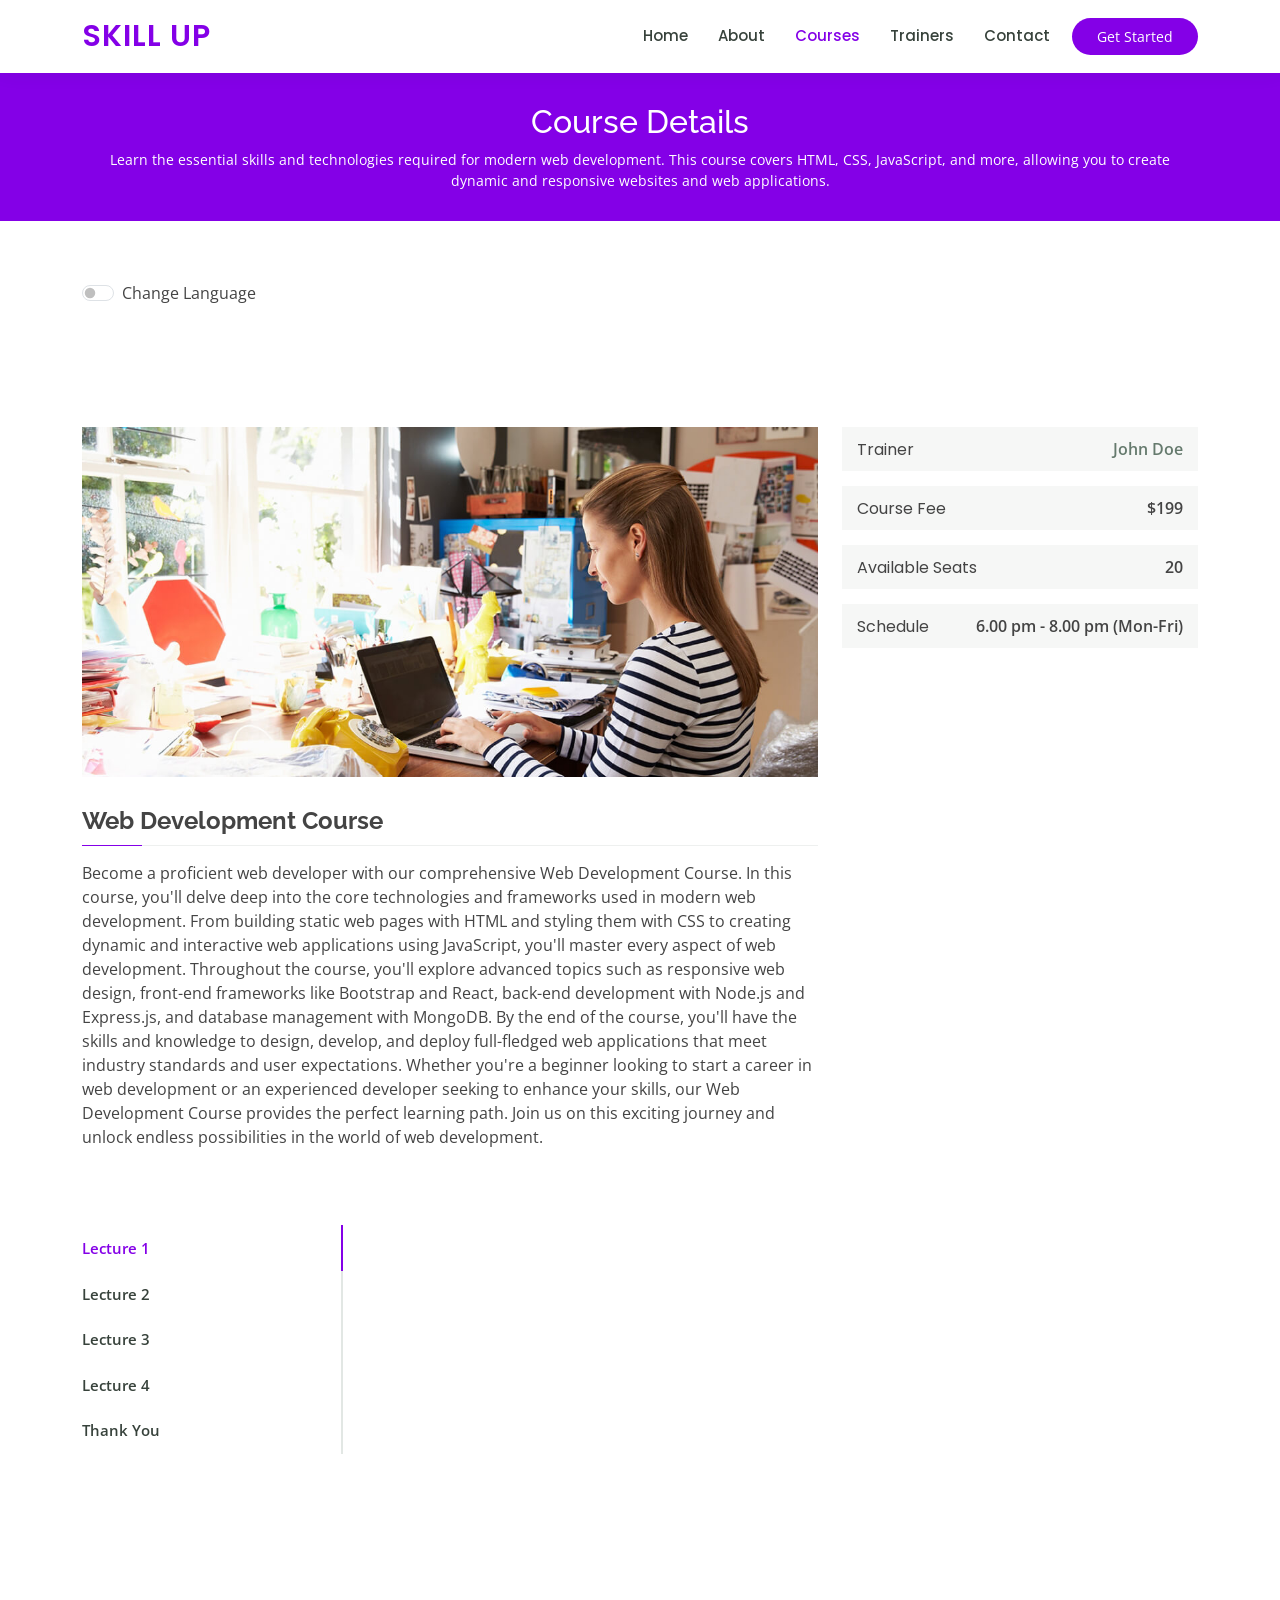
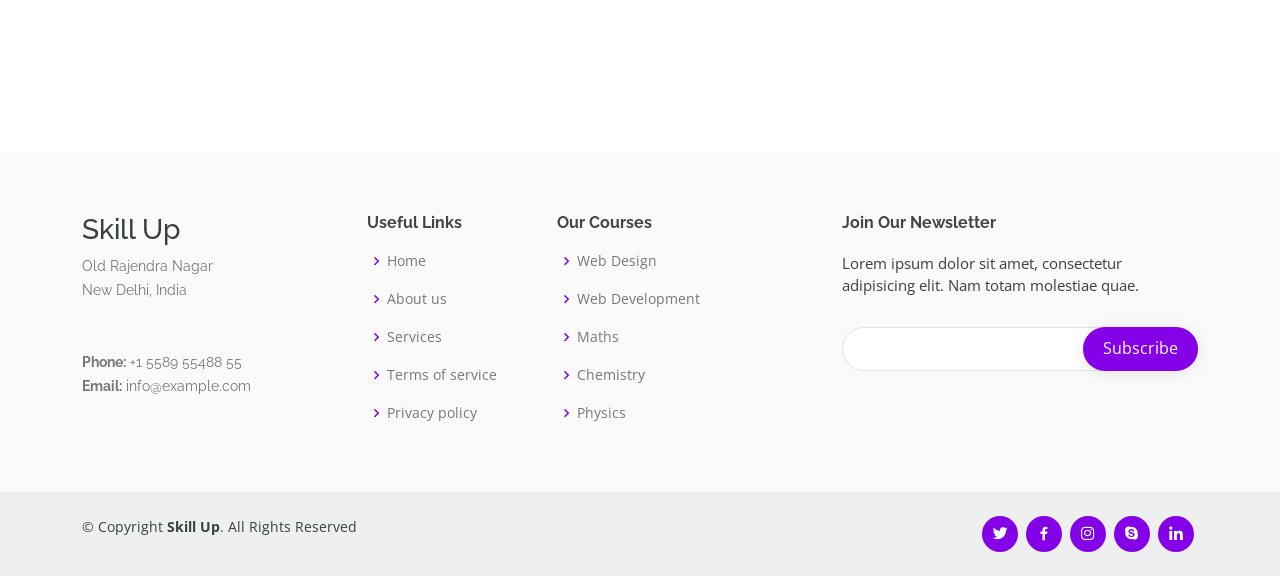
<file: course-details.html>
<!DOCTYPE html>
<html lang="en">

<head>
  <meta charset="utf-8">
  <meta content="width=device-width, initial-scale=1.0" name="viewport">

  <title>Course Details - Skill Up </title>
  <meta content="" name="description">
  <meta content="" name="keywords">

  <!-- Favicons -->
  <link href="assets/img/favicon.png" rel="icon">
  <link href="assets/img/apple-touch-icon.png" rel="apple-touch-icon">

  <!-- Google Fonts -->
  <link
    href="https://fonts.googleapis.com/css?family=Open+Sans:300,300i,400,400i,600,600i,700,700i|Raleway:300,300i,400,400i,500,500i,600,600i,700,700i|Poppins:300,300i,400,400i,500,500i,600,600i,700,700i"
    rel="stylesheet">

  <!-- Vendor CSS Files -->
  <link href="assets/vendor/animate.css/animate.min.css" rel="stylesheet">
  <link href="assets/vendor/aos/aos.css" rel="stylesheet">
  <link href="assets/vendor/bootstrap/css/bootstrap.min.css" rel="stylesheet">
  <link href="assets/vendor/bootstrap-icons/bootstrap-icons.css" rel="stylesheet">
  <link href="assets/vendor/boxicons/css/boxicons.min.css" rel="stylesheet">
  <link href="assets/vendor/remixicon/remixicon.css" rel="stylesheet">
  <link href="assets/vendor/swiper/swiper-bundle.min.css" rel="stylesheet">

  <!--  Main CSS File -->
  <link href="assets/css/style.css" rel="stylesheet">


</head>

<body>

  <!-- ======= Header ======= -->
  <header id="header" class="fixed-top">
    <div class="container d-flex align-items-center">

      <h1 class="logo me-auto"><a href="index.html">Skill Up</a></h1>
      

      <nav id="navbar" class="navbar order-last order-lg-0">
        <ul>
          <li><a href="index.html">Home</a></li>
          <li><a href="about.html">About</a></li>
          <li><a class="active" href="courses.html">Courses</a></li>
          <li><a href="trainers.html">Trainers</a></li>

          <li><a href="contact.html">Contact</a></li>
        </ul>
        <i class="bi bi-list mobile-nav-toggle"></i>
      </nav><!-- .navbar -->

      <a href="courses.html" class="get-started-btn">Get Started</a>

    </div>
  </header><!-- End Header -->

  <main id="main">

    <!-- ======= Breadcrumbs ======= -->
    <div class="breadcrumbs" data-aos="fade-in">
      <div class="container">
        <h2 id="page-title">Course Details</h2>
        <p id="page-desc">Est dolorum ut non facere possimus quibusdam eligendi voluptatem. Quia id aut similique
          quia voluptas sit
          quaerat debitis. Rerum omnis ipsam aperiam consequatur laboriosam nemo harum praesentium. </p>
      </div>
    </div><!-- End Breadcrumbs -->

    <section class="container">
      <div class="form-check form-switch">
        <input class="form-check-input" type="checkbox" role="switch" onclick="toggleLanguage()" id="language_toggle">
        <label class="form-check-label">Change Language</label>
      </div>
    </section>
    <!-- ======= Cource Details Section ======= -->
    <section id="course-details" class="course-details">
      <div class="container" data-aos="fade-up">
        <div class="row">
          <div class="col-lg-8">
            <img id="course-image" src="assets/img/course-details.jpg" class="img-fluid" alt="">
            <h3 id="course-title">Et enim incidunt fuga tempora</h3>
            <p id="course-description">
              Qui et explicabo voluptatem et ab qui vero et voluptas. Sint voluptates temporibus quam autem. Atque
              nostrum voluptatum laudantium a doloremque enim et ut dicta. Nostrum ducimus est iure minima totam
              doloribus nisi ullam deserunt. Corporis aut officiis sit nihil est. Labore aut sapiente aperiam.
              Qui voluptas qui vero ipsum ea voluptatem. Omnis et est. Voluptatem officia voluptatem adipisci et iusto
              provident doloremque consequatur. Quia et porro est. Et qui corrupti laudantium ipsa.
              Eum quasi saepe aperiam qui delectus quaerat in. Vitae mollitia ipsa quam. Ipsa aut qui numquam eum iste
              est dolorum. Rem voluptas ut sit ut.
            </p>
          </div>
          <div class="col-lg-4">
            <div class="course-info d-flex justify-content-between align-items-center">
              <h5 id="trainer-label">Trainer</h5>
              <p id="trainer-name"><a href="#">Walter White</a></p>
            </div>
            <div class="course-info d-flex justify-content-between align-items-center">
              <h5 id="fee-label">Course Fee</h5>
              <p id="fee-amount">$165</p>
            </div>
            <div class="course-info d-flex justify-content-between align-items-center">
              <h5 id="seats-label">Available Seats</h5>
              <p id="seats-count">30</p>
            </div>
            <div class="course-info d-flex justify-content-between align-items-center">
              <h5 id="schedule-label">Schedule</h5>
              <p id="schedule-time">5.00 pm - 7.00 pm</p>
            </div>
          </div>
        </div>
      </div>
    </section><!-- End Cource Details Section -->

    <!-- ======= Cource Details Tabs Section ======= -->
    <section id="cource-details-tabs" class="cource-details-tabs">
      <div class="container" data-aos="fade-up">

        <div class="row">
          <div class="col-lg-3">
            <ul class="nav nav-tabs flex-column">
              <li class="nav-item">
                <a class="nav-link active show" data-bs-toggle="tab" href="#tab-1">Lecture 1</a>
              </li>
              <li class="nav-item">
                <a class="nav-link" data-bs-toggle="tab" href="#tab-2">Lecture 2</a>
              </li>
              <li class="nav-item">
                <a class="nav-link" data-bs-toggle="tab" href="#tab-3">Lecture 3</a>
              </li>
              <li class="nav-item">
                <a class="nav-link" data-bs-toggle="tab" href="#tab-4">Lecture 4</a>
              </li>
              <li class="nav-item">
                <a class="nav-link" data-bs-toggle="tab" href="#tab-5">Thank You</a>
              </li>
            </ul>
          </div>
          <div class="col-lg-9 mt-4 mt-lg-0">
            <div class="tab-content">
              <div class="tab-pane active show" id="tab-1">
                <div class="video-container">
                  <iframe width="100%" height="" src="https://www.youtube.com/embed/LvDEO27plw0?si=7ZwiMzUVqHLR6dg4"
                    title="YouTube video player" frameborder="0"
                    allow="accelerometer; autoplay; clipboard-write; encrypted-media; gyroscope; picture-in-picture; web-share"
                    allowfullscreen></iframe>
                </div>
              </div>
              <div class="tab-pane" id="tab-2">
                <div class="video-container">
                  <iframe width="100%" height="" src="https://www.youtube.com/embed/cqC0cnzXjHI?si=2XCxFMyblJY3Px-8"
                    title="YouTube video player" frameborder="0"
                    allow="accelerometer; autoplay; clipboard-write; encrypted-media; gyroscope; picture-in-picture; web-share"
                    allowfullscreen></iframe>
                </div>
              </div>
              <div class="tab-pane" id="tab-3">
                <div class="video-container">
                  <iframe width="100%" height="" src="https://www.youtube.com/embed/UjFSsnu6Zns?si=jbzTh52myaFpApyU"
                    title="YouTube video player" frameborder="0"
                    allow="accelerometer; autoplay; clipboard-write; encrypted-media; gyroscope; picture-in-picture; web-share"
                    allowfullscreen></iframe>
                </div>
              </div>
              <div class="tab-pane" id="tab-4">
                <div class="video-container">
                  <iframe width="100%" height="" src="https://www.youtube.com/embed/LvDEO27plw0?si=7ZwiMzUVqHLR6dg4"
                    title="YouTube video player" frameborder="0"
                    allow="accelerometer; autoplay; clipboard-write; encrypted-media; gyroscope; picture-in-picture; web-share"
                    allowfullscreen></iframe>
                </div>
              </div>

              <div class="tab-pane" id="tab-5">
                <div class="row">
                  <div class="col-lg-8 details order-2 order-lg-1">
                    <h3>Thank You for viewing this course</h3>
                    <p class="fst-italic">Lorem ipsum dolor sit amet consectetur adipisicing elit. Dolor fuga soluta
                      facilis alias error esse placeat, magni doloremque corporis enim animi minima vel ea, saepe
                      inventore voluptatum modi nam maiores autem? Dolorem ea, voluptas aperiam numquam consectetur,
                      optio dolorum ut harum voluptatem fuga perferendis hic rerum doloribus modi? Rem, harum!</p>
                  </div>
                  <div class="col-lg-4 text-center order-1 order-lg-2">
                    <img src="assets/img/course-details-tab-5.png" alt="" class="img-fluid">
                  </div>
                </div>
              </div>
            </div>
          </div>
        </div>

      </div>
    </section><!-- End Cource Details Tabs Section -->

  </main><!-- End #main -->

  <!-- ======= Footer ======= -->
  <footer id="footer">

    <div class="footer-top">
      <div class="container">
        <div class="row">

          <div class="col-lg-3 col-md-6 footer-contact">
            <h3>Skill Up</h3>
            <p>
              Old Rajendra Nagar <br>
              New Delhi, India<br>
              <br><br>
              <strong>Phone:</strong> +1 5589 55488 55<br>
              <strong>Email:</strong> info@example.com<br>
            </p>
          </div>

          <div class="col-lg-2 col-md-6 footer-links">
            <h4>Useful Links</h4>
            <ul>
              <li><i class="bx bx-chevron-right"></i> <a href="#">Home</a></li>
              <li><i class="bx bx-chevron-right"></i> <a href="#">About us</a></li>
              <li><i class="bx bx-chevron-right"></i> <a href="#">Services</a></li>
              <li><i class="bx bx-chevron-right"></i> <a href="#">Terms of service</a></li>
              <li><i class="bx bx-chevron-right"></i> <a href="#">Privacy policy</a></li>
            </ul>
          </div>

          <div class="col-lg-3 col-md-6 footer-links">
            <h4>Our Courses</h4>
            <ul>
              <li><i class="bx bx-chevron-right"></i> <a href="#">Web Design</a></li>
              <li><i class="bx bx-chevron-right"></i> <a href="#">Web Development</a></li>
              <li><i class="bx bx-chevron-right"></i> <a href="#">Maths</a></li>
              <li><i class="bx bx-chevron-right"></i> <a href="#">Chemistry</a></li>
              <li><i class="bx bx-chevron-right"></i> <a href="#">Physics</a></li>
            </ul>
          </div>

          <div class="col-lg-4 col-md-6 footer-newsletter">
            <h4>Join Our Newsletter</h4>
            <p>Lorem ipsum dolor sit amet, consectetur adipisicing elit. Nam totam molestiae quae.</p>
            <form action="" method="post">
              <input type="email" name="email"><input type="submit" value="Subscribe">
            </form>
          </div>

        </div>
      </div>
    </div>

    <div class="container d-md-flex py-4">

      <div class="me-md-auto text-center text-md-start">
        <div class="copyright">
          &copy; Copyright <strong><span>Skill Up</span></strong>. All Rights Reserved
        </div>
        <div class="credits">

        </div>
      </div>
      <div class="social-links text-center text-md-right pt-3 pt-md-0">
        <a href="#" class="twitter"><i class="bx bxl-twitter"></i></a>
        <a href="#" class="facebook"><i class="bx bxl-facebook"></i></a>
        <a href="#" class="instagram"><i class="bx bxl-instagram"></i></a>
        <a href="#" class="google-plus"><i class="bx bxl-skype"></i></a>
        <a href="#" class="linkedin"><i class="bx bxl-linkedin"></i></a>
      </div>
    </div>
  </footer><!-- End Footer -->

  <div id="preloader"></div>
  <a href="#" class="back-to-top d-flex align-items-center justify-content-center"><i
      class="bi bi-arrow-up-short"></i></a>

  <!-- Vendor JS Files -->
  <script src="assets/vendor/purecounter/purecounter_vanilla.js"></script>
  <script src="assets/vendor/aos/aos.js"></script>
  <script src="assets/vendor/bootstrap/js/bootstrap.bundle.min.js"></script>
  <script src="assets/vendor/swiper/swiper-bundle.min.js"></script>
  <script src="assets/vendor/php-email-form/validate.js"></script>

  <!--  Main JS File -->
  <script src="assets/js/main.js"></script>


  <script>
    let currentLanguage = 'en';

    const languages = {
      en: {
        pageTitle: "Course Details",
        pageDesc: "Learn the essential skills and technologies required for modern web development. This course covers HTML, CSS, JavaScript, and more, allowing you to create dynamic and responsive websites and web applications.",
        courseTitle: 'Web Development Course',
        courseDescription: "Become a proficient web developer with our comprehensive Web Development Course. In this course, you'll delve deep into the core technologies and frameworks used in modern web development. From building static web pages with HTML and styling them with CSS to creating dynamic and interactive web applications using JavaScript, you'll master every aspect of web development. Throughout the course, you'll explore advanced topics such as responsive web design, front-end frameworks like Bootstrap and React, back-end development with Node.js and Express.js, and database management with MongoDB. By the end of the course, you'll have the skills and knowledge to design, develop, and deploy full-fledged web applications that meet industry standards and user expectations. Whether you're a beginner looking to start a career in web development or an experienced developer seeking to enhance your skills, our Web Development Course provides the perfect learning path. Join us on this exciting journey and unlock endless possibilities in the world of web development.",
        trainerLabel: 'Trainer',
        trainerName: 'John Doe',
        feeLabel: 'Course Fee',
        feeAmount: '$199',
        seatsLabel: 'Available Seats',
        seatsCount: '20',
        scheduleLabel: 'Schedule',
        scheduleTime: '6.00 pm - 8.00 pm (Mon-Fri)'
      },
      hi: {
        pageTitle: "पाठ्यक्रम विवरण",
        pageDesc: 'आधुनिक वेब विकास के लिए आवश्यक योग्यताएँ और तकनीकों को सीखें। यह पाठ्यक्रम HTML, CSS, जावास्क्रिप्ट, और अधिक को शामिल करता है, जिससे आप डायनेमिक और प्रतिसादी वेबसाइटें और वेब अनुप्रयोग बना सकते हैं।',
        courseTitle: 'वेब विकास पाठ्यक्रम',
        courseDescription: "अपनी पूरी तरह से वेब डेवलपर बनें हमारे व्यापक वेब डेवलपमेंट कोर्स के साथ। इस कोर्स में, आप आधुनिक वेब डेवलपमेंट में प्रयोग किए जाने वाले मुख्य प्रौद्योगिकियों और फ्रेमवर्क्स में गहराई से प्रवेश करेंगे। HTML का उपयोग करके स्टेटिक वेब पेज बनाना और CSS का उपयोग करके उन्हें स्टाइल करना, जावास्क्रिप्ट का उपयोग करके डायनामिक और इंटरैक्टिव वेब ऐप्लिकेशन बनाना - आप वेब डेवलपमेंट के हर पहलू को मास्टर करेंगे। कोर्स के दौरान, आप रिस्पॉन्सिव वेब डिज़ाइन, बूटस्ट्रैप और रिएक्ट जैसे फ्रंट-एंड फ्रेमवर्क, नोड.जेएस और एक्सप्रेस.जेएस के साथ फ्रंट-एंड डेवलपमेंट, और मॉन्गोडीबी के साथ डेटाबेस प्रबंधन जैसे उन्नत विषयों का अध्ययन करेंगे। कोर्स के अंत तक, आपके पास वेब डेवलपमेंट उद्योग के मानकों और उपयोगकर्ता की उम्मीदों को पूरा करने वाले पूर्ण वेब एप्लिकेशन डिज़ाइन, डेवलप और डिप्लॉय करने के लिए कौशल और ज्ञान होगा। चाहे आप एक शुरुआती वेब डेवलपर हों जो वेब डेवलपमेंट में करियर शुरू करना चाहते हैं या एक अनुभवी डेवलपर होकर अपने कौशल को बढ़ाना चाहते हैं, हमारा वेब डेवलपमेंट कोर्स उपयुक्त शिक्षण मार्ग प्रदान करता है। हमें इस रोमांचक यात्रा में शामिल हों और वेब डेवलपमेंट के दुनिया में अंतरंग संभावनाओं को खोलें।",
        trainerLabel: 'प्रशिक्षक',
        trainerName: 'जॉन डो',
        feeLabel: 'कोर्स शुल्क',
        feeAmount: '₹199',
        seatsLabel: 'उपलब्ध सीटें',
        seatsCount: '20',
        scheduleLabel: 'समय सारणी',
        scheduleTime: '6.00 pm - 8.00 pm (सोम-शुक्र)'
      }
    };

    function toggleLanguage() {
      currentLanguage = currentLanguage === 'en' ? 'hi' : 'en'; // Toggle between 'en' and 'hi'
      updateContent();
    }

    function updateContent() {
      const language = languages[currentLanguage];
      document.getElementById('page-title').innerText = language.pageTitle;
      document.getElementById('page-desc').innerText = language.pageDesc;
      document.getElementById('course-title').innerText = language.courseTitle;
      document.getElementById('course-description').innerText = language.courseDescription;
      document.getElementById('trainer-label').innerText = language.trainerLabel;
      document.getElementById('trainer-name').innerHTML = `<a href="#">${language.trainerName}</a>`;
      document.getElementById('fee-label').innerText = language.feeLabel;
      document.getElementById('fee-amount').innerText = language.feeAmount;
      document.getElementById('seats-label').innerText = language.seatsLabel;
      document.getElementById('seats-count').innerText = language.seatsCount;
      document.getElementById('schedule-label').innerText = language.scheduleLabel;
      document.getElementById('schedule-time').innerText = language.scheduleTime;
    }

    // Initial content update
    updateContent();
  </script>

</body>

</html>
</file>
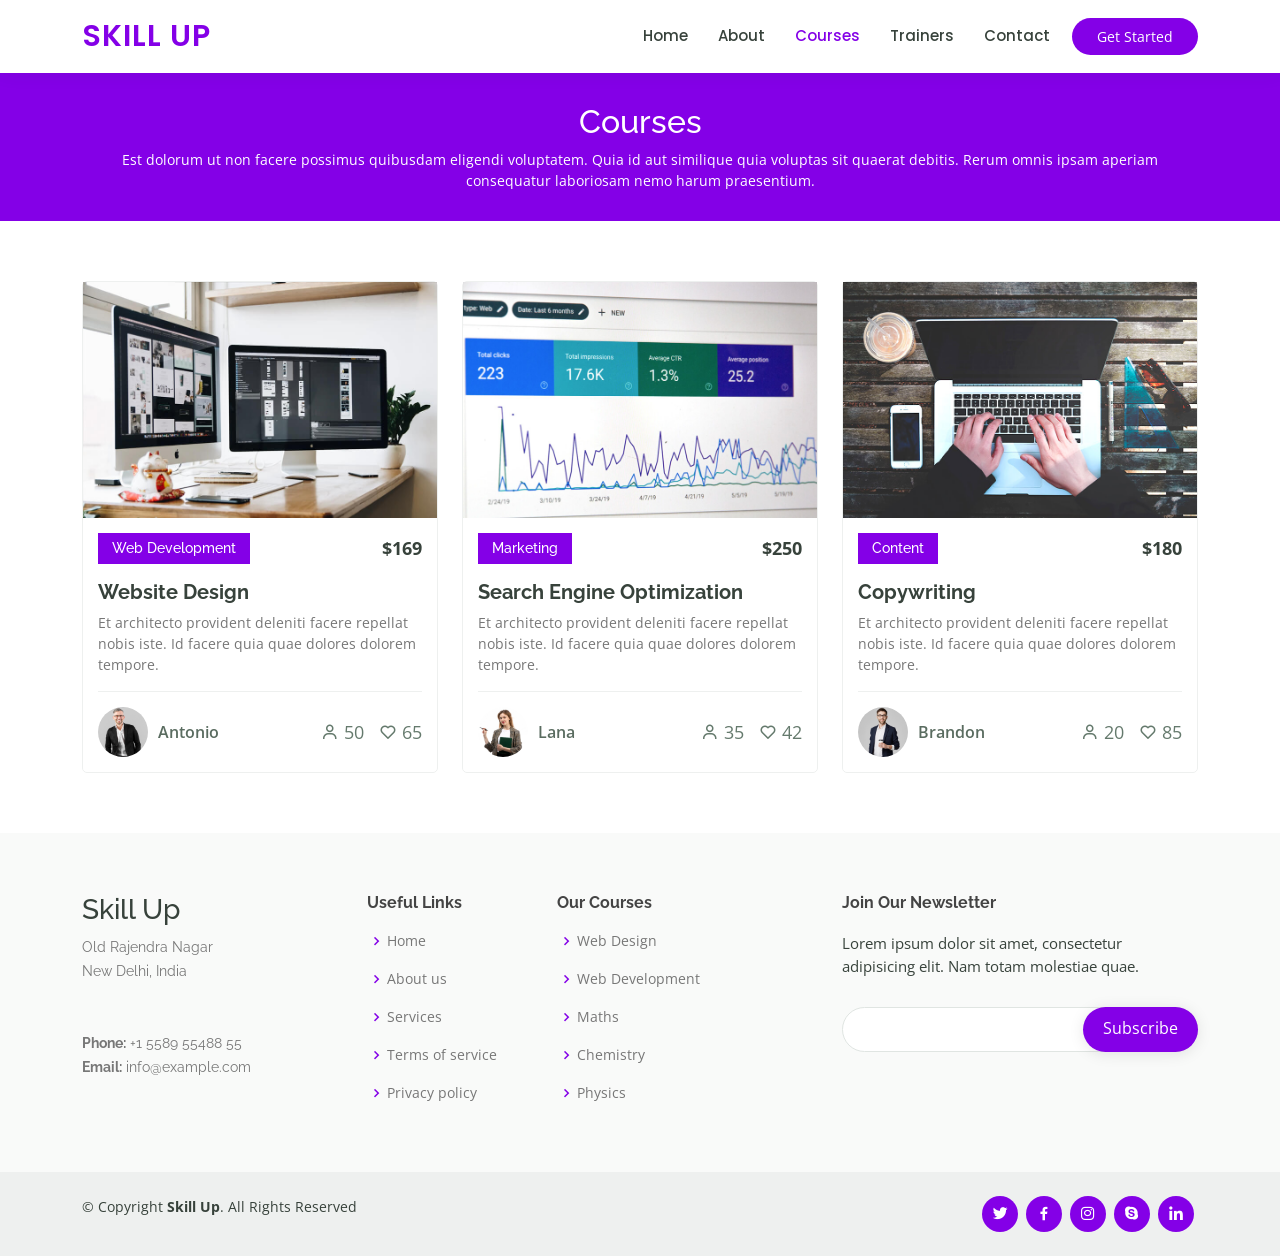
<file: courses.html>
<!DOCTYPE html>
<html lang="en">

<head>
  <meta charset="utf-8">
  <meta content="width=device-width, initial-scale=1.0" name="viewport">

  <title>Courses - Skill Up </title>
  <meta content="" name="description">
  <meta content="" name="keywords">

  <!-- Favicons -->
  <link href="assets/img/favicon.png" rel="icon">
  <link href="assets/img/apple-touch-icon.png" rel="apple-touch-icon">

  <!-- Google Fonts -->
  <link href="https://fonts.googleapis.com/css?family=Open+Sans:300,300i,400,400i,600,600i,700,700i|Raleway:300,300i,400,400i,500,500i,600,600i,700,700i|Poppins:300,300i,400,400i,500,500i,600,600i,700,700i" rel="stylesheet">

  <!-- Vendor CSS Files -->
  <link href="assets/vendor/animate.css/animate.min.css" rel="stylesheet">
  <link href="assets/vendor/aos/aos.css" rel="stylesheet">
  <link href="assets/vendor/bootstrap/css/bootstrap.min.css" rel="stylesheet">
  <link href="assets/vendor/bootstrap-icons/bootstrap-icons.css" rel="stylesheet">
  <link href="assets/vendor/boxicons/css/boxicons.min.css" rel="stylesheet">
  <link href="assets/vendor/remixicon/remixicon.css" rel="stylesheet">
  <link href="assets/vendor/swiper/swiper-bundle.min.css" rel="stylesheet">

  <!--  Main CSS File -->
  <link href="assets/css/style.css" rel="stylesheet">

 
</head>

<body>

  <!-- ======= Header ======= -->
  <header id="header" class="fixed-top">
    <div class="container d-flex align-items-center">

      <h1 class="logo me-auto"><a href="index.html">Skill Up</a></h1>
      

      <nav id="navbar" class="navbar order-last order-lg-0">
        <ul>
          <li><a href="index.html">Home</a></li>
          <li><a href="about.html">About</a></li>
          <li><a class="active" href="courses.html">Courses</a></li>
          <li><a href="trainers.html">Trainers</a></li>
          
          <li><a href="contact.html">Contact</a></li>
        </ul>
        <i class="bi bi-list mobile-nav-toggle"></i>
      </nav><!-- .navbar -->

      <a href="courses.html" class="get-started-btn">Get Started</a>

    </div>
  </header><!-- End Header -->

  <main id="main" data-aos="fade-in">

    <!-- ======= Breadcrumbs ======= -->
    <div class="breadcrumbs">
      <div class="container">
        <h2>Courses</h2>
        <p>Est dolorum ut non facere possimus quibusdam eligendi voluptatem. Quia id aut similique quia voluptas sit quaerat debitis. Rerum omnis ipsam aperiam consequatur laboriosam nemo harum praesentium. </p>
      </div>
    </div><!-- End Breadcrumbs -->

    <!-- ======= Courses Section ======= -->
    <section id="courses" class="courses">
      <div class="container" data-aos="fade-up">

        <div class="row" data-aos="zoom-in" data-aos-delay="100">

          <div class="col-lg-4 col-md-6 d-flex align-items-stretch">
            <div class="course-item">
              <img src="assets/img/course-1.jpg" class="img-fluid" alt="...">
              <div class="course-content">
                <div class="d-flex justify-content-between align-items-center mb-3">
                  <h4>Web Development</h4>
                  <p class="price">$169</p>
                </div>

                <h3><a href="course-details.html">Website Design</a></h3>
                <p>Et architecto provident deleniti facere repellat nobis iste. Id facere quia quae dolores dolorem tempore.</p>
                <div class="trainer d-flex justify-content-between align-items-center">
                  <div class="trainer-profile d-flex align-items-center">
                    <img src="assets/img/trainers/trainer-1.jpg" class="img-fluid" alt="">
                    <span>Antonio</span>
                  </div>
                  <div class="trainer-rank d-flex align-items-center">
                    <i class="bx bx-user"></i>&nbsp;50
                    &nbsp;&nbsp;
                    <i class="bx bx-heart"></i>&nbsp;65
                  </div>
                </div>
              </div>
            </div>
          </div> <!-- End Course Item-->

          <div class="col-lg-4 col-md-6 d-flex align-items-stretch mt-4 mt-md-0">
            <div class="course-item">
              <img src="assets/img/course-2.jpg" class="img-fluid" alt="...">
              <div class="course-content">
                <div class="d-flex justify-content-between align-items-center mb-3">
                  <h4>Marketing</h4>
                  <p class="price">$250</p>
                </div>

                <h3><a href="course-details.html">Search Engine Optimization</a></h3>
                <p>Et architecto provident deleniti facere repellat nobis iste. Id facere quia quae dolores dolorem tempore.</p>
                <div class="trainer d-flex justify-content-between align-items-center">
                  <div class="trainer-profile d-flex align-items-center">
                    <img src="assets/img/trainers/trainer-2.jpg" class="img-fluid" alt="">
                    <span>Lana</span>
                  </div>
                  <div class="trainer-rank d-flex align-items-center">
                    <i class="bx bx-user"></i>&nbsp;35
                    &nbsp;&nbsp;
                    <i class="bx bx-heart"></i>&nbsp;42
                  </div>
                </div>
              </div>
            </div>
          </div> <!-- End Course Item-->

          <div class="col-lg-4 col-md-6 d-flex align-items-stretch mt-4 mt-lg-0">
            <div class="course-item">
              <img src="assets/img/course-3.jpg" class="img-fluid" alt="...">
              <div class="course-content">
                <div class="d-flex justify-content-between align-items-center mb-3">
                  <h4>Content</h4>
                  <p class="price">$180</p>
                </div>

                <h3><a href="course-details.html">Copywriting</a></h3>
                <p>Et architecto provident deleniti facere repellat nobis iste. Id facere quia quae dolores dolorem tempore.</p>
                <div class="trainer d-flex justify-content-between align-items-center">
                  <div class="trainer-profile d-flex align-items-center">
                    <img src="assets/img/trainers/trainer-3.jpg" class="img-fluid" alt="">
                    <span>Brandon</span>
                  </div>
                  <div class="trainer-rank d-flex align-items-center">
                    <i class="bx bx-user"></i>&nbsp;20
                    &nbsp;&nbsp;
                    <i class="bx bx-heart"></i>&nbsp;85
                  </div>
                </div>
              </div>
            </div>
          </div> <!-- End Course Item-->

        </div>

      </div>
    </section><!-- End Courses Section -->

  </main><!-- End #main -->

  <!-- ======= Footer ======= -->
  <footer id="footer">

    <div class="footer-top">
      <div class="container">
        <div class="row">

          <div class="col-lg-3 col-md-6 footer-contact">
            <h3>Skill Up</h3>
            <p>
             Old Rajendra Nagar <br>
              New Delhi, India<br>
               <br><br>
              <strong>Phone:</strong> +1 5589 55488 55<br>
              <strong>Email:</strong> info@example.com<br>
            </p>
          </div>

          <div class="col-lg-2 col-md-6 footer-links">
            <h4>Useful Links</h4>
            <ul>
              <li><i class="bx bx-chevron-right"></i> <a href="#">Home</a></li>
              <li><i class="bx bx-chevron-right"></i> <a href="#">About us</a></li>
              <li><i class="bx bx-chevron-right"></i> <a href="#">Services</a></li>
              <li><i class="bx bx-chevron-right"></i> <a href="#">Terms of service</a></li>
              <li><i class="bx bx-chevron-right"></i> <a href="#">Privacy policy</a></li>
            </ul>
          </div>

          <div class="col-lg-3 col-md-6 footer-links">
            <h4>Our Courses</h4>
            <ul>
              <li><i class="bx bx-chevron-right"></i> <a href="#">Web Design</a></li>
              <li><i class="bx bx-chevron-right"></i> <a href="#">Web Development</a></li>
              <li><i class="bx bx-chevron-right"></i> <a href="#">Maths</a></li>
              <li><i class="bx bx-chevron-right"></i> <a href="#">Chemistry</a></li>
              <li><i class="bx bx-chevron-right"></i> <a href="#">Physics</a></li>
            </ul>
          </div>

          <div class="col-lg-4 col-md-6 footer-newsletter">
            <h4>Join Our Newsletter</h4>
            <p>Lorem ipsum dolor sit amet, consectetur adipisicing elit. Nam totam molestiae quae.</p>
            <form action="" method="post">
              <input type="email" name="email"><input type="submit" value="Subscribe">
            </form>
          </div>

        </div>
      </div>
    </div>

    <div class="container d-md-flex py-4">

      <div class="me-md-auto text-center text-md-start">
        <div class="copyright">
          &copy; Copyright <strong><span>Skill Up</span></strong>. All Rights Reserved
        </div>
        <div class="credits">
          
        </div>
      </div>
      <div class="social-links text-center text-md-right pt-3 pt-md-0">
        <a href="#" class="twitter"><i class="bx bxl-twitter"></i></a>
        <a href="#" class="facebook"><i class="bx bxl-facebook"></i></a>
        <a href="#" class="instagram"><i class="bx bxl-instagram"></i></a>
        <a href="#" class="google-plus"><i class="bx bxl-skype"></i></a>
        <a href="#" class="linkedin"><i class="bx bxl-linkedin"></i></a>
      </div>
    </div>
  </footer><!-- End Footer -->

  <div id="preloader"></div>
  <a href="#" class="back-to-top d-flex align-items-center justify-content-center"><i class="bi bi-arrow-up-short"></i></a>

  <!-- Vendor JS Files -->
  <script src="assets/vendor/purecounter/purecounter_vanilla.js"></script>
  <script src="assets/vendor/aos/aos.js"></script>
  <script src="assets/vendor/bootstrap/js/bootstrap.bundle.min.js"></script>
  <script src="assets/vendor/swiper/swiper-bundle.min.js"></script>
  <script src="assets/vendor/php-email-form/validate.js"></script>

  <!--  Main JS File -->
  <script src="assets/js/main.js"></script>

</body>

</html>
</file>
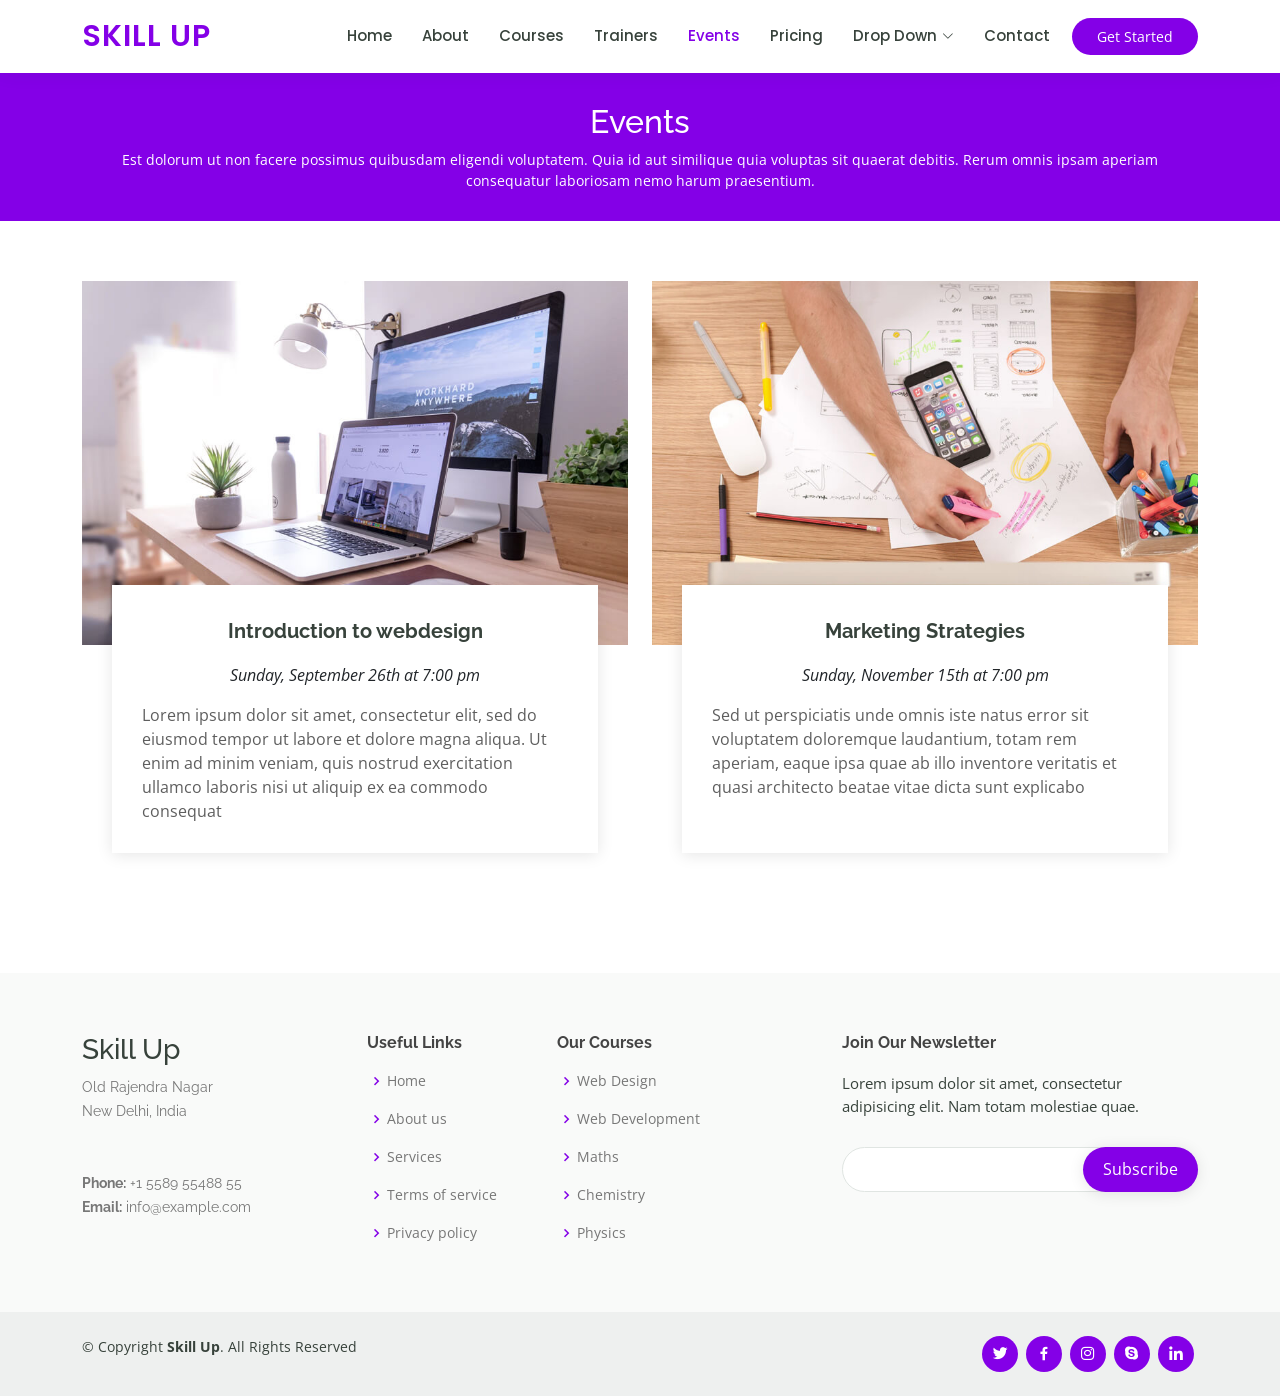
<file: events.html>
<!DOCTYPE html>
<html lang="en">

<head>
  <meta charset="utf-8">
  <meta content="width=device-width, initial-scale=1.0" name="viewport">

  <title>Events - Skill Up </title>
  <meta content="" name="description">
  <meta content="" name="keywords">

  <!-- Favicons -->
  <link href="assets/img/favicon.png" rel="icon">
  <link href="assets/img/apple-touch-icon.png" rel="apple-touch-icon">

  <!-- Google Fonts -->
  <link href="https://fonts.googleapis.com/css?family=Open+Sans:300,300i,400,400i,600,600i,700,700i|Raleway:300,300i,400,400i,500,500i,600,600i,700,700i|Poppins:300,300i,400,400i,500,500i,600,600i,700,700i" rel="stylesheet">

  <!-- Vendor CSS Files -->
  <link href="assets/vendor/animate.css/animate.min.css" rel="stylesheet">
  <link href="assets/vendor/aos/aos.css" rel="stylesheet">
  <link href="assets/vendor/bootstrap/css/bootstrap.min.css" rel="stylesheet">
  <link href="assets/vendor/bootstrap-icons/bootstrap-icons.css" rel="stylesheet">
  <link href="assets/vendor/boxicons/css/boxicons.min.css" rel="stylesheet">
  <link href="assets/vendor/remixicon/remixicon.css" rel="stylesheet">
  <link href="assets/vendor/swiper/swiper-bundle.min.css" rel="stylesheet">

  <!--  Main CSS File -->
  <link href="assets/css/style.css" rel="stylesheet">

 
</head>

<body>

  <!-- ======= Header ======= -->
  <header id="header" class="fixed-top">
    <div class="container d-flex align-items-center">

      <h1 class="logo me-auto"><a href="index.html">Skill Up</a></h1>
      

      <nav id="navbar" class="navbar order-last order-lg-0">
        <ul>
          <li><a href="index.html">Home</a></li>
          <li><a href="about.html">About</a></li>
          <li><a href="courses.html">Courses</a></li>
          <li><a href="trainers.html">Trainers</a></li>
          <li><a class="active" href="events.html">Events</a></li>
          <li><a href="pricing.html">Pricing</a></li>

          <li class="dropdown"><a href="#"><span>Drop Down</span> <i class="bi bi-chevron-down"></i></a>
            <ul>
              <li><a href="#">Drop Down 1</a></li>
              <li class="dropdown"><a href="#"><span>Deep Drop Down</span> <i class="bi bi-chevron-right"></i></a>
                <ul>
                  <li><a href="#">Deep Drop Down 1</a></li>
                  <li><a href="#">Deep Drop Down 2</a></li>
                  <li><a href="#">Deep Drop Down 3</a></li>
                  <li><a href="#">Deep Drop Down 4</a></li>
                  <li><a href="#">Deep Drop Down 5</a></li>
                </ul>
              </li>
              <li><a href="#">Drop Down 2</a></li>
              <li><a href="#">Drop Down 3</a></li>
              <li><a href="#">Drop Down 4</a></li>
            </ul>
          </li>
          <li><a href="contact.html">Contact</a></li>
        </ul>
        <i class="bi bi-list mobile-nav-toggle"></i>
      </nav><!-- .navbar -->

      <a href="courses.html" class="get-started-btn">Get Started</a>

    </div>
  </header><!-- End Header -->

  <main id="main">

    <!-- ======= Breadcrumbs ======= -->
    <div class="breadcrumbs" data-aos="fade-in">
      <div class="container">
        <h2>Events</h2>
        <p>Est dolorum ut non facere possimus quibusdam eligendi voluptatem. Quia id aut similique quia voluptas sit quaerat debitis. Rerum omnis ipsam aperiam consequatur laboriosam nemo harum praesentium. </p>
      </div>
    </div><!-- End Breadcrumbs -->

    <!-- ======= Events Section ======= -->
    <section id="events" class="events">
      <div class="container" data-aos="fade-up">

        <div class="row">
          <div class="col-md-6 d-flex align-items-stretch">
            <div class="card">
              <div class="card-img">
                <img src="assets/img/events-1.jpg" alt="...">
              </div>
              <div class="card-body">
                <h5 class="card-title"><a href="">Introduction to webdesign</a></h5>
                <p class="fst-italic text-center">Sunday, September 26th at 7:00 pm</p>
                <p class="card-text">Lorem ipsum dolor sit amet, consectetur elit, sed do eiusmod tempor ut labore et dolore magna aliqua. Ut enim ad minim veniam, quis nostrud exercitation ullamco laboris nisi ut aliquip ex ea commodo consequat</p>
              </div>
            </div>
          </div>
          <div class="col-md-6 d-flex align-items-stretch">
            <div class="card">
              <div class="card-img">
                <img src="assets/img/events-2.jpg" alt="...">
              </div>
              <div class="card-body">
                <h5 class="card-title"><a href="">Marketing Strategies</a></h5>
                <p class="fst-italic text-center">Sunday, November 15th at 7:00 pm</p>
                <p class="card-text">Sed ut perspiciatis unde omnis iste natus error sit voluptatem doloremque laudantium, totam rem aperiam, eaque ipsa quae ab illo inventore veritatis et quasi architecto beatae vitae dicta sunt explicabo</p>
              </div>
            </div>

          </div>
        </div>

      </div>
    </section><!-- End Events Section -->

  </main><!-- End #main -->

  <!-- ======= Footer ======= -->
  <footer id="footer">

    <div class="footer-top">
      <div class="container">
        <div class="row">

          <div class="col-lg-3 col-md-6 footer-contact">
            <h3>Skill Up</h3>
            <p>
             Old Rajendra Nagar <br>
              New Delhi, India<br>
               <br><br>
              <strong>Phone:</strong> +1 5589 55488 55<br>
              <strong>Email:</strong> info@example.com<br>
            </p>
          </div>

          <div class="col-lg-2 col-md-6 footer-links">
            <h4>Useful Links</h4>
            <ul>
              <li><i class="bx bx-chevron-right"></i> <a href="#">Home</a></li>
              <li><i class="bx bx-chevron-right"></i> <a href="#">About us</a></li>
              <li><i class="bx bx-chevron-right"></i> <a href="#">Services</a></li>
              <li><i class="bx bx-chevron-right"></i> <a href="#">Terms of service</a></li>
              <li><i class="bx bx-chevron-right"></i> <a href="#">Privacy policy</a></li>
            </ul>
          </div>

          <div class="col-lg-3 col-md-6 footer-links">
            <h4>Our Courses</h4>
            <ul>
              <li><i class="bx bx-chevron-right"></i> <a href="#">Web Design</a></li>
              <li><i class="bx bx-chevron-right"></i> <a href="#">Web Development</a></li>
              <li><i class="bx bx-chevron-right"></i> <a href="#">Maths</a></li>
              <li><i class="bx bx-chevron-right"></i> <a href="#">Chemistry</a></li>
              <li><i class="bx bx-chevron-right"></i> <a href="#">Physics</a></li>
            </ul>
          </div>

          <div class="col-lg-4 col-md-6 footer-newsletter">
            <h4>Join Our Newsletter</h4>
            <p>Lorem ipsum dolor sit amet, consectetur adipisicing elit. Nam totam molestiae quae.</p>
            <form action="" method="post">
              <input type="email" name="email"><input type="submit" value="Subscribe">
            </form>
          </div>

        </div>
      </div>
    </div>

    <div class="container d-md-flex py-4">

      <div class="me-md-auto text-center text-md-start">
        <div class="copyright">
          &copy; Copyright <strong><span>Skill Up</span></strong>. All Rights Reserved
        </div>
        <div class="credits">
          
        </div>
      </div>
      <div class="social-links text-center text-md-right pt-3 pt-md-0">
        <a href="#" class="twitter"><i class="bx bxl-twitter"></i></a>
        <a href="#" class="facebook"><i class="bx bxl-facebook"></i></a>
        <a href="#" class="instagram"><i class="bx bxl-instagram"></i></a>
        <a href="#" class="google-plus"><i class="bx bxl-skype"></i></a>
        <a href="#" class="linkedin"><i class="bx bxl-linkedin"></i></a>
      </div>
    </div>
  </footer><!-- End Footer -->

  <div id="preloader"></div>
  <a href="#" class="back-to-top d-flex align-items-center justify-content-center"><i class="bi bi-arrow-up-short"></i></a>

  <!-- Vendor JS Files -->
  <script src="assets/vendor/purecounter/purecounter_vanilla.js"></script>
  <script src="assets/vendor/aos/aos.js"></script>
  <script src="assets/vendor/bootstrap/js/bootstrap.bundle.min.js"></script>
  <script src="assets/vendor/swiper/swiper-bundle.min.js"></script>
  <script src="assets/vendor/php-email-form/validate.js"></script>

  <!--  Main JS File -->
  <script src="assets/js/main.js"></script>

</body>

</html>
</file>
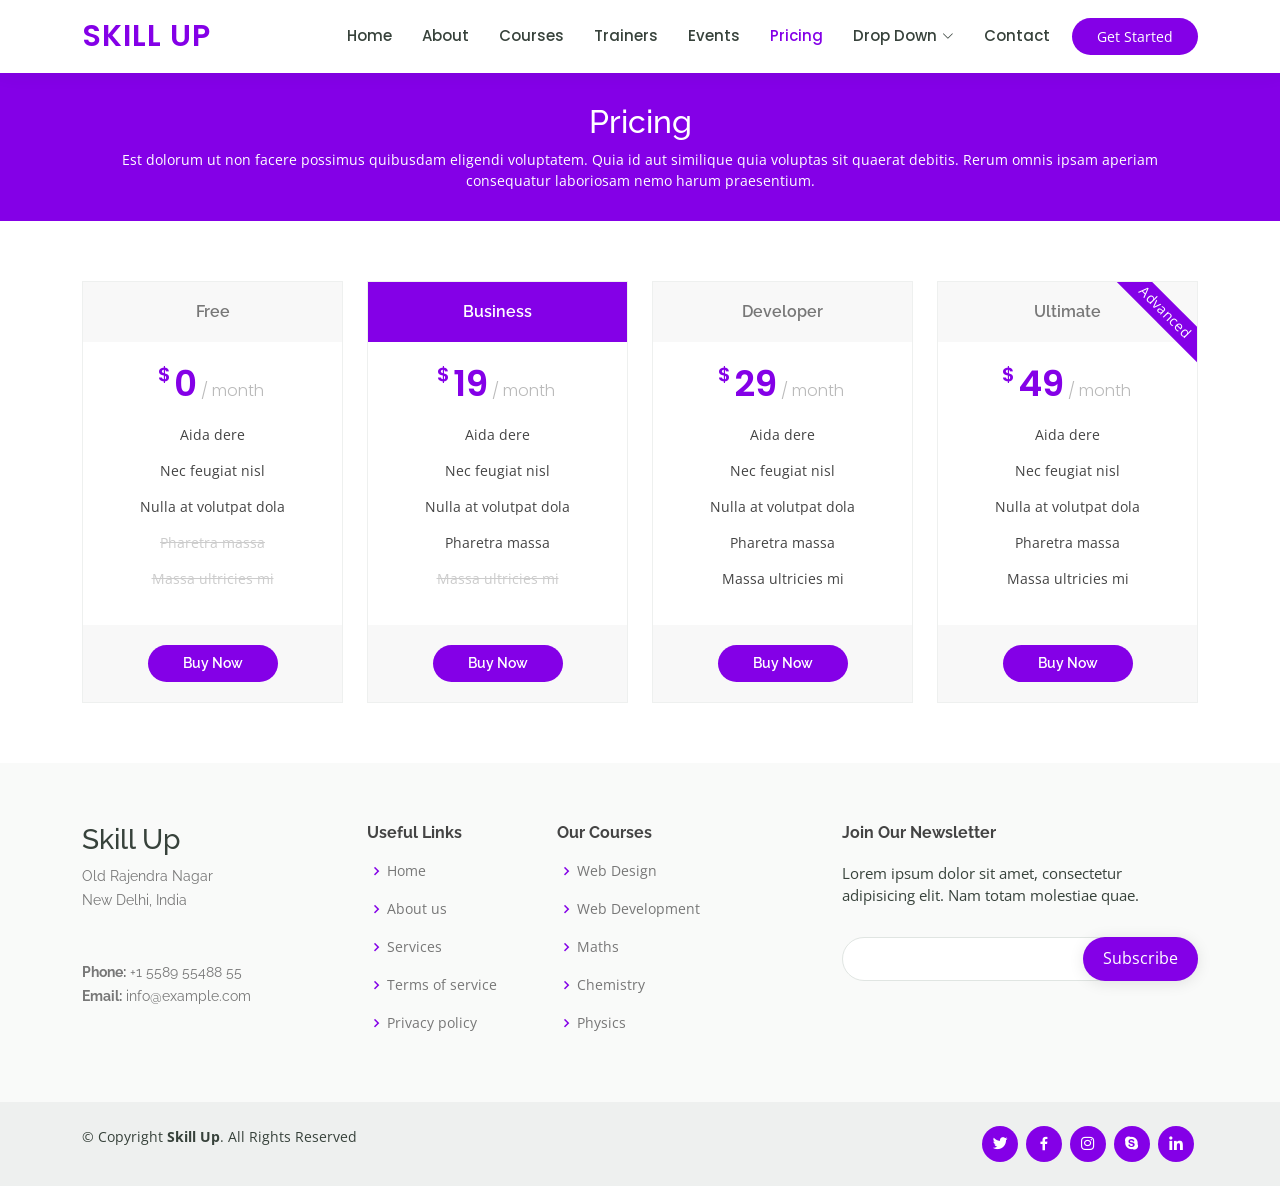
<file: pricing.html>
<!DOCTYPE html>
<html lang="en">

<head>
  <meta charset="utf-8">
  <meta content="width=device-width, initial-scale=1.0" name="viewport">

  <title>Pricing - Skill Up </title>
  <meta content="" name="description">
  <meta content="" name="keywords">

  <!-- Favicons -->
  <link href="assets/img/favicon.png" rel="icon">
  <link href="assets/img/apple-touch-icon.png" rel="apple-touch-icon">

  <!-- Google Fonts -->
  <link href="https://fonts.googleapis.com/css?family=Open+Sans:300,300i,400,400i,600,600i,700,700i|Raleway:300,300i,400,400i,500,500i,600,600i,700,700i|Poppins:300,300i,400,400i,500,500i,600,600i,700,700i" rel="stylesheet">

  <!-- Vendor CSS Files -->
  <link href="assets/vendor/animate.css/animate.min.css" rel="stylesheet">
  <link href="assets/vendor/aos/aos.css" rel="stylesheet">
  <link href="assets/vendor/bootstrap/css/bootstrap.min.css" rel="stylesheet">
  <link href="assets/vendor/bootstrap-icons/bootstrap-icons.css" rel="stylesheet">
  <link href="assets/vendor/boxicons/css/boxicons.min.css" rel="stylesheet">
  <link href="assets/vendor/remixicon/remixicon.css" rel="stylesheet">
  <link href="assets/vendor/swiper/swiper-bundle.min.css" rel="stylesheet">

  <!--  Main CSS File -->
  <link href="assets/css/style.css" rel="stylesheet">

 
</head>

<body>

  <!-- ======= Header ======= -->
  <header id="header" class="fixed-top">
    <div class="container d-flex align-items-center">

      <h1 class="logo me-auto"><a href="index.html">Skill Up</a></h1>
      

      <nav id="navbar" class="navbar order-last order-lg-0">
        <ul>
          <li><a href="index.html">Home</a></li>
          <li><a href="about.html">About</a></li>
          <li><a href="courses.html">Courses</a></li>
          <li><a href="trainers.html">Trainers</a></li>
          <li><a href="events.html">Events</a></li>
          <li><a class="active" href="pricing.html">Pricing</a></li>

          <li class="dropdown"><a href="#"><span>Drop Down</span> <i class="bi bi-chevron-down"></i></a>
            <ul>
              <li><a href="#">Drop Down 1</a></li>
              <li class="dropdown"><a href="#"><span>Deep Drop Down</span> <i class="bi bi-chevron-right"></i></a>
                <ul>
                  <li><a href="#">Deep Drop Down 1</a></li>
                  <li><a href="#">Deep Drop Down 2</a></li>
                  <li><a href="#">Deep Drop Down 3</a></li>
                  <li><a href="#">Deep Drop Down 4</a></li>
                  <li><a href="#">Deep Drop Down 5</a></li>
                </ul>
              </li>
              <li><a href="#">Drop Down 2</a></li>
              <li><a href="#">Drop Down 3</a></li>
              <li><a href="#">Drop Down 4</a></li>
            </ul>
          </li>
          <li><a href="contact.html">Contact</a></li>
        </ul>
        <i class="bi bi-list mobile-nav-toggle"></i>
      </nav><!-- .navbar -->

      <a href="courses.html" class="get-started-btn">Get Started</a>

    </div>
  </header><!-- End Header -->

  <main id="main">
    <!-- ======= Breadcrumbs ======= -->
    <div class="breadcrumbs" data-aos="fade-in">
      <div class="container">
        <h2>Pricing</h2>
        <p>Est dolorum ut non facere possimus quibusdam eligendi voluptatem. Quia id aut similique quia voluptas sit quaerat debitis. Rerum omnis ipsam aperiam consequatur laboriosam nemo harum praesentium. </p>
      </div>
    </div><!-- End Breadcrumbs -->

    <!-- ======= Pricing Section ======= -->
    <section id="pricing" class="pricing">
      <div class="container" data-aos="fade-up">

        <div class="row">

          <div class="col-lg-3 col-md-6">
            <div class="box">
              <h3>Free</h3>
              <h4><sup>$</sup>0<span> / month</span></h4>
              <ul>
                <li>Aida dere</li>
                <li>Nec feugiat nisl</li>
                <li>Nulla at volutpat dola</li>
                <li class="na">Pharetra massa</li>
                <li class="na">Massa ultricies mi</li>
              </ul>
              <div class="btn-wrap">
                <a href="#" class="btn-buy">Buy Now</a>
              </div>
            </div>
          </div>

          <div class="col-lg-3 col-md-6 mt-4 mt-md-0">
            <div class="box featured">
              <h3>Business</h3>
              <h4><sup>$</sup>19<span> / month</span></h4>
              <ul>
                <li>Aida dere</li>
                <li>Nec feugiat nisl</li>
                <li>Nulla at volutpat dola</li>
                <li>Pharetra massa</li>
                <li class="na">Massa ultricies mi</li>
              </ul>
              <div class="btn-wrap">
                <a href="#" class="btn-buy">Buy Now</a>
              </div>
            </div>
          </div>

          <div class="col-lg-3 col-md-6 mt-4 mt-lg-0">
            <div class="box">
              <h3>Developer</h3>
              <h4><sup>$</sup>29<span> / month</span></h4>
              <ul>
                <li>Aida dere</li>
                <li>Nec feugiat nisl</li>
                <li>Nulla at volutpat dola</li>
                <li>Pharetra massa</li>
                <li>Massa ultricies mi</li>
              </ul>
              <div class="btn-wrap">
                <a href="#" class="btn-buy">Buy Now</a>
              </div>
            </div>
          </div>

          <div class="col-lg-3 col-md-6 mt-4 mt-lg-0">
            <div class="box">
              <span class="advanced">Advanced</span>
              <h3>Ultimate</h3>
              <h4><sup>$</sup>49<span> / month</span></h4>
              <ul>
                <li>Aida dere</li>
                <li>Nec feugiat nisl</li>
                <li>Nulla at volutpat dola</li>
                <li>Pharetra massa</li>
                <li>Massa ultricies mi</li>
              </ul>
              <div class="btn-wrap">
                <a href="#" class="btn-buy">Buy Now</a>
              </div>
            </div>
          </div>

        </div>

      </div>
    </section><!-- End Pricing Section -->

  </main><!-- End #main -->

  <!-- ======= Footer ======= -->
  <footer id="footer">

    <div class="footer-top">
      <div class="container">
        <div class="row">

          <div class="col-lg-3 col-md-6 footer-contact">
            <h3>Skill Up</h3>
            <p>
             Old Rajendra Nagar <br>
              New Delhi, India<br>
               <br><br>
              <strong>Phone:</strong> +1 5589 55488 55<br>
              <strong>Email:</strong> info@example.com<br>
            </p>
          </div>

          <div class="col-lg-2 col-md-6 footer-links">
            <h4>Useful Links</h4>
            <ul>
              <li><i class="bx bx-chevron-right"></i> <a href="#">Home</a></li>
              <li><i class="bx bx-chevron-right"></i> <a href="#">About us</a></li>
              <li><i class="bx bx-chevron-right"></i> <a href="#">Services</a></li>
              <li><i class="bx bx-chevron-right"></i> <a href="#">Terms of service</a></li>
              <li><i class="bx bx-chevron-right"></i> <a href="#">Privacy policy</a></li>
            </ul>
          </div>

          <div class="col-lg-3 col-md-6 footer-links">
            <h4>Our Courses</h4>
            <ul>
              <li><i class="bx bx-chevron-right"></i> <a href="#">Web Design</a></li>
              <li><i class="bx bx-chevron-right"></i> <a href="#">Web Development</a></li>
              <li><i class="bx bx-chevron-right"></i> <a href="#">Maths</a></li>
              <li><i class="bx bx-chevron-right"></i> <a href="#">Chemistry</a></li>
              <li><i class="bx bx-chevron-right"></i> <a href="#">Physics</a></li>
            </ul>
          </div>

          <div class="col-lg-4 col-md-6 footer-newsletter">
            <h4>Join Our Newsletter</h4>
            <p>Lorem ipsum dolor sit amet, consectetur adipisicing elit. Nam totam molestiae quae.</p>
            <form action="" method="post">
              <input type="email" name="email"><input type="submit" value="Subscribe">
            </form>
          </div>

        </div>
      </div>
    </div>

    <div class="container d-md-flex py-4">

      <div class="me-md-auto text-center text-md-start">
        <div class="copyright">
          &copy; Copyright <strong><span>Skill Up</span></strong>. All Rights Reserved
        </div>
        <div class="credits">
          
        </div>
      </div>
      <div class="social-links text-center text-md-right pt-3 pt-md-0">
        <a href="#" class="twitter"><i class="bx bxl-twitter"></i></a>
        <a href="#" class="facebook"><i class="bx bxl-facebook"></i></a>
        <a href="#" class="instagram"><i class="bx bxl-instagram"></i></a>
        <a href="#" class="google-plus"><i class="bx bxl-skype"></i></a>
        <a href="#" class="linkedin"><i class="bx bxl-linkedin"></i></a>
      </div>
    </div>
  </footer><!-- End Footer -->

  <div id="preloader"></div>
  <a href="#" class="back-to-top d-flex align-items-center justify-content-center"><i class="bi bi-arrow-up-short"></i></a>

  <!-- Vendor JS Files -->
  <script src="assets/vendor/purecounter/purecounter_vanilla.js"></script>
  <script src="assets/vendor/aos/aos.js"></script>
  <script src="assets/vendor/bootstrap/js/bootstrap.bundle.min.js"></script>
  <script src="assets/vendor/swiper/swiper-bundle.min.js"></script>
  <script src="assets/vendor/php-email-form/validate.js"></script>

  <!--  Main JS File -->
  <script src="assets/js/main.js"></script>

</body>

</html>
</file>
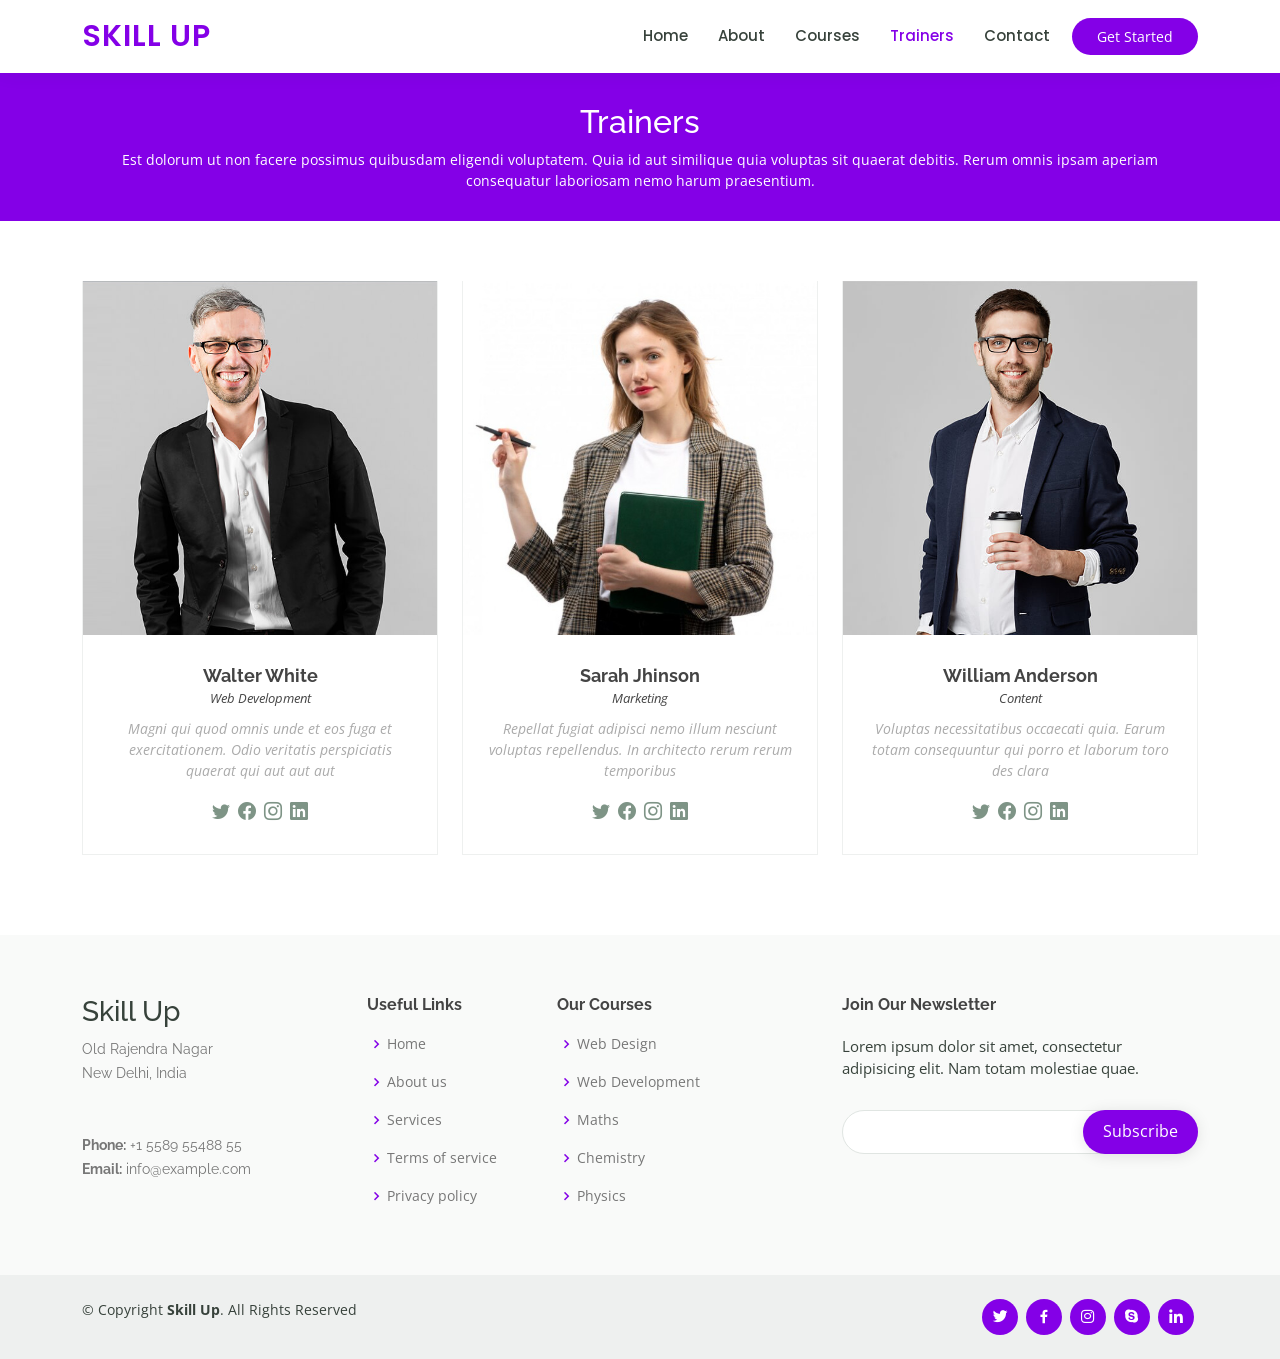
<file: trainers.html>
<!DOCTYPE html>
<html lang="en">

<head>
  <meta charset="utf-8">
  <meta content="width=device-width, initial-scale=1.0" name="viewport">

  <title>Trainers - Skill Up </title>
  <meta content="" name="description">
  <meta content="" name="keywords">

  <!-- Favicons -->
  <link href="assets/img/favicon.png" rel="icon">
  <link href="assets/img/apple-touch-icon.png" rel="apple-touch-icon">

  <!-- Google Fonts -->
  <link href="https://fonts.googleapis.com/css?family=Open+Sans:300,300i,400,400i,600,600i,700,700i|Raleway:300,300i,400,400i,500,500i,600,600i,700,700i|Poppins:300,300i,400,400i,500,500i,600,600i,700,700i" rel="stylesheet">

  <!-- Vendor CSS Files -->
  <link href="assets/vendor/animate.css/animate.min.css" rel="stylesheet">
  <link href="assets/vendor/aos/aos.css" rel="stylesheet">
  <link href="assets/vendor/bootstrap/css/bootstrap.min.css" rel="stylesheet">
  <link href="assets/vendor/bootstrap-icons/bootstrap-icons.css" rel="stylesheet">
  <link href="assets/vendor/boxicons/css/boxicons.min.css" rel="stylesheet">
  <link href="assets/vendor/remixicon/remixicon.css" rel="stylesheet">
  <link href="assets/vendor/swiper/swiper-bundle.min.css" rel="stylesheet">

  <!--  Main CSS File -->
  <link href="assets/css/style.css" rel="stylesheet">

 
</head>

<body>

  <!-- ======= Header ======= -->
  <header id="header" class="fixed-top">
    <div class="container d-flex align-items-center">

      <h1 class="logo me-auto"><a href="index.html">Skill Up</a></h1>
      

      <nav id="navbar" class="navbar order-last order-lg-0">
        <ul>
          <li><a href="index.html">Home</a></li>
          <li><a href="about.html">About</a></li>
          <li><a href="courses.html">Courses</a></li>
          <li><a class="active" href="trainers.html">Trainers</a></li>
          
          <li><a href="contact.html">Contact</a></li>
        </ul>
        <i class="bi bi-list mobile-nav-toggle"></i>
      </nav><!-- .navbar -->

      <a href="courses.html" class="get-started-btn">Get Started</a>

    </div>
  </header><!-- End Header -->

  <main id="main" data-aos="fade-in">

    <!-- ======= Breadcrumbs ======= -->
    <div class="breadcrumbs">
      <div class="container">
        <h2>Trainers</h2>
        <p>Est dolorum ut non facere possimus quibusdam eligendi voluptatem. Quia id aut similique quia voluptas sit quaerat debitis. Rerum omnis ipsam aperiam consequatur laboriosam nemo harum praesentium. </p>
      </div>
    </div><!-- End Breadcrumbs -->

    <!-- ======= Trainers Section ======= -->
    <section id="trainers" class="trainers">
      <div class="container" data-aos="fade-up">

        <div class="row" data-aos="zoom-in" data-aos-delay="100">
          <div class="col-lg-4 col-md-6 d-flex align-items-stretch">
            <div class="member">
              <img src="assets/img/trainers/trainer-1.jpg" class="img-fluid" alt="">
              <div class="member-content">
                <h4>Walter White</h4>
                <span>Web Development</span>
                <p>
                  Magni qui quod omnis unde et eos fuga et exercitationem. Odio veritatis perspiciatis quaerat qui aut aut aut
                </p>
                <div class="social">
                  <a href=""><i class="bi bi-twitter"></i></a>
                  <a href=""><i class="bi bi-facebook"></i></a>
                  <a href=""><i class="bi bi-instagram"></i></a>
                  <a href=""><i class="bi bi-linkedin"></i></a>
                </div>
              </div>
            </div>
          </div>

          <div class="col-lg-4 col-md-6 d-flex align-items-stretch">
            <div class="member">
              <img src="assets/img/trainers/trainer-2.jpg" class="img-fluid" alt="">
              <div class="member-content">
                <h4>Sarah Jhinson</h4>
                <span>Marketing</span>
                <p>
                  Repellat fugiat adipisci nemo illum nesciunt voluptas repellendus. In architecto rerum rerum temporibus
                </p>
                <div class="social">
                  <a href=""><i class="bi bi-twitter"></i></a>
                  <a href=""><i class="bi bi-facebook"></i></a>
                  <a href=""><i class="bi bi-instagram"></i></a>
                  <a href=""><i class="bi bi-linkedin"></i></a>
                </div>
              </div>
            </div>
          </div>

          <div class="col-lg-4 col-md-6 d-flex align-items-stretch">
            <div class="member">
              <img src="assets/img/trainers/trainer-3.jpg" class="img-fluid" alt="">
              <div class="member-content">
                <h4>William Anderson</h4>
                <span>Content</span>
                <p>
                  Voluptas necessitatibus occaecati quia. Earum totam consequuntur qui porro et laborum toro des clara
                </p>
                <div class="social">
                  <a href=""><i class="bi bi-twitter"></i></a>
                  <a href=""><i class="bi bi-facebook"></i></a>
                  <a href=""><i class="bi bi-instagram"></i></a>
                  <a href=""><i class="bi bi-linkedin"></i></a>
                </div>
              </div>
            </div>
          </div>

        </div>

      </div>
    </section><!-- End Trainers Section -->

  </main><!-- End #main -->

  <!-- ======= Footer ======= -->
  <footer id="footer">

    <div class="footer-top">
      <div class="container">
        <div class="row">

          <div class="col-lg-3 col-md-6 footer-contact">
            <h3>Skill Up</h3>
            <p>
             Old Rajendra Nagar <br>
              New Delhi, India<br>
               <br><br>
              <strong>Phone:</strong> +1 5589 55488 55<br>
              <strong>Email:</strong> info@example.com<br>
            </p>
          </div>

          <div class="col-lg-2 col-md-6 footer-links">
            <h4>Useful Links</h4>
            <ul>
              <li><i class="bx bx-chevron-right"></i> <a href="#">Home</a></li>
              <li><i class="bx bx-chevron-right"></i> <a href="#">About us</a></li>
              <li><i class="bx bx-chevron-right"></i> <a href="#">Services</a></li>
              <li><i class="bx bx-chevron-right"></i> <a href="#">Terms of service</a></li>
              <li><i class="bx bx-chevron-right"></i> <a href="#">Privacy policy</a></li>
            </ul>
          </div>

          <div class="col-lg-3 col-md-6 footer-links">
            <h4>Our Courses</h4>
            <ul>
              <li><i class="bx bx-chevron-right"></i> <a href="#">Web Design</a></li>
              <li><i class="bx bx-chevron-right"></i> <a href="#">Web Development</a></li>
              <li><i class="bx bx-chevron-right"></i> <a href="#">Maths</a></li>
              <li><i class="bx bx-chevron-right"></i> <a href="#">Chemistry</a></li>
              <li><i class="bx bx-chevron-right"></i> <a href="#">Physics</a></li>
            </ul>
          </div>

          <div class="col-lg-4 col-md-6 footer-newsletter">
            <h4>Join Our Newsletter</h4>
            <p>Lorem ipsum dolor sit amet, consectetur adipisicing elit. Nam totam molestiae quae.</p>
            <form action="" method="post">
              <input type="email" name="email"><input type="submit" value="Subscribe">
            </form>
          </div>

        </div>
      </div>
    </div>

    <div class="container d-md-flex py-4">

      <div class="me-md-auto text-center text-md-start">
        <div class="copyright">
          &copy; Copyright <strong><span>Skill Up</span></strong>. All Rights Reserved
        </div>
        <div class="credits">
          
        </div>
      </div>
      <div class="social-links text-center text-md-right pt-3 pt-md-0">
        <a href="#" class="twitter"><i class="bx bxl-twitter"></i></a>
        <a href="#" class="facebook"><i class="bx bxl-facebook"></i></a>
        <a href="#" class="instagram"><i class="bx bxl-instagram"></i></a>
        <a href="#" class="google-plus"><i class="bx bxl-skype"></i></a>
        <a href="#" class="linkedin"><i class="bx bxl-linkedin"></i></a>
      </div>
    </div>
  </footer><!-- End Footer -->

  <div id="preloader"></div>
  <a href="#" class="back-to-top d-flex align-items-center justify-content-center"><i class="bi bi-arrow-up-short"></i></a>

  <!-- Vendor JS Files -->
  <script src="assets/vendor/purecounter/purecounter_vanilla.js"></script>
  <script src="assets/vendor/aos/aos.js"></script>
  <script src="assets/vendor/bootstrap/js/bootstrap.bundle.min.js"></script>
  <script src="assets/vendor/swiper/swiper-bundle.min.js"></script>
  <script src="assets/vendor/php-email-form/validate.js"></script>

  <!--  Main JS File -->
  <script src="assets/js/main.js"></script>

</body>

</html>
</file>
<file: assets/css/style.css>
/**
*  Name:Skill Up
* Updated: Jan 29 2024 with Bootstrap v5.3.2
*  URL: https://bootstrapmade.com/mentor-free-education-bootstrap-theme/
* Author: BootstrapMade.com
* License: https://bootstrapmade.com/license/
*/

/*--------------------------------------------------------------
# General
--------------------------------------------------------------*/
body {
  font-family: "Open Sans", sans-serif;
  color: #444444;
}

a {
  color: #8400e7;
  text-decoration: none;
}

a:hover {
  color: #BEA0D3;
  text-decoration: none;
}

h1,
h2,
h3,
h4,
h5,
h6 {
  font-family: "Raleway", sans-serif;
}

/*--------------------------------------------------------------
# Back to top button
--------------------------------------------------------------*/
.back-to-top {
  position: fixed;
  visibility: hidden;
  opacity: 0;
  right: 15px;
  bottom: 15px;
  z-index: 996;
  background: #8400e7;
  width: 40px;
  height: 40px;
  border-radius: 50px;
  transition: all 0.4s;
}

.back-to-top i {
  font-size: 28px;
  color: #fff;
  line-height: 0;
}

.back-to-top:hover {
  background: #BEA0D3;
  color: #fff;
}

.back-to-top.active {
  visibility: visible;
  opacity: 1;
}

/*--------------------------------------------------------------
# Preloader
--------------------------------------------------------------*/
#preloader {
  position: fixed;
  top: 0;
  left: 0;
  right: 0;
  bottom: 0;
  z-index: 9999;
  overflow: hidden;
  background: #fff;
}

#preloader:before {
  content: "";
  position: fixed;
  top: calc(50% - 30px);
  left: calc(50% - 30px);
  border: 6px solid #8400e7;
  border-top-color: #fff;
  border-bottom-color: #fff;
  border-radius: 50%;
  width: 60px;
  height: 60px;
  animation: animate-preloader 1s linear infinite;
}

@keyframes animate-preloader {
  0% {
    transform: rotate(0deg);
  }

  100% {
    transform: rotate(360deg);
  }
}

/*--------------------------------------------------------------
# Disable aos animation delay on mobile devices
--------------------------------------------------------------*/
@media screen and (max-width: 768px) {
  [data-aos-delay] {
    transition-delay: 0 !important;
  }
}

/*--------------------------------------------------------------
# Header
--------------------------------------------------------------*/
#header {
  background: #fff;
  transition: all 0.5s;
  z-index: 997;
  padding: 15px 0;
  box-shadow: 0px 0 18px rgba(55, 66, 59, 0.08);
}

#header .logo {
  font-size: 30px;
  margin: 0;
  padding: 0;
  line-height: 1;
  font-weight: 600;
  letter-spacing: 1px;
  text-transform: uppercase;
  font-family: "Poppins", sans-serif;
}

#header .logo a {
  color: #8400e7;
}

#header .logo img {
  max-height: 40px;
}

/**
* Get Startet Button 
*/
.get-started-btn {
  margin-left: 22px;
  background: #8400e7;
  color: #fff;
  border-radius: 50px;
  padding: 8px 25px;
  white-space: nowrap;
  transition: 0.3s;
  font-size: 14px;
  display: inline-block;
}

.get-started-btn:hover {
  background: #BEA0D3;
  color: #fff;
}

@media (max-width: 768px) {
  .get-started-btn {
    margin: 0 15px 0 0;
    padding: 6px 18px;
  }
}

/*--------------------------------------------------------------
# Navigation Menu
--------------------------------------------------------------*/
/**
* Desktop Navigation 
*/
.navbar {
  padding: 0;
}

.navbar ul {
  margin: 0;
  padding: 0;
  display: flex;
  list-style: none;
  align-items: center;
}

.navbar li {
  position: relative;
}

.navbar a,
.navbar a:focus {
  display: flex;
  align-items: center;
  justify-content: space-between;
  padding: 10px 0 10px 30px;
  font-family: "Poppins", sans-serif;
  font-size: 15px;
  font-weight: 500;
  color: #37423b;
  white-space: nowrap;
  transition: 0.3s;
}

.navbar a i,
.navbar a:focus i {
  font-size: 12px;
  line-height: 0;
  margin-left: 5px;
}

.navbar a:hover,
.navbar .active,
.navbar .active:focus,
.navbar li:hover>a {
  color: #8400e7;
}

.navbar .dropdown ul {
  display: block;
  position: absolute;
  left: 30px;
  top: calc(100% + 30px);
  margin: 0;
  padding: 10px 0;
  z-index: 99;
  opacity: 0;
  visibility: hidden;
  background: #fff;
  box-shadow: 0px 0px 30px rgba(127, 137, 161, 0.25);
  transition: 0.3s;
  border-radius: 4px;
}

.navbar .dropdown ul li {
  min-width: 200px;
}

.navbar .dropdown ul a {
  padding: 10px 20px;
  font-size: 14px;
  text-transform: none;
  font-weight: 500;
}

.navbar .dropdown ul a i {
  font-size: 12px;
}

.navbar .dropdown ul a:hover,
.navbar .dropdown ul .active:hover,
.navbar .dropdown ul li:hover>a {
  color: #8400e7;
}

.navbar .dropdown:hover>ul {
  opacity: 1;
  top: 100%;
  visibility: visible;
}

.navbar .dropdown .dropdown ul {
  top: 0;
  left: calc(100% - 30px);
  visibility: hidden;
}

.navbar .dropdown .dropdown:hover>ul {
  opacity: 1;
  top: 0;
  left: 100%;
  visibility: visible;
}

@media (max-width: 1366px) {
  .navbar .dropdown .dropdown ul {
    left: -90%;
  }

  .navbar .dropdown .dropdown:hover>ul {
    left: -100%;
  }
}

/**
* Mobile Navigation 
*/
.mobile-nav-toggle {
  color: #37423b;
  font-size: 28px;
  cursor: pointer;
  display: none;
  line-height: 0;
  transition: 0.5s;
}

.mobile-nav-toggle.bi-x {
  color: #fff;
}

@media (max-width: 991px) {
  .mobile-nav-toggle {
    display: block;
  }

  .navbar ul {
    display: none;
  }
}

.navbar-mobile {
  position: fixed;
  overflow: hidden;
  top: 0;
  right: 0;
  left: 0;
  bottom: 0;
  background: rgba(32, 38, 34, 0.9);
  transition: 0.3s;
  z-index: 999;
}

.navbar-mobile .mobile-nav-toggle {
  position: absolute;
  top: 15px;
  right: 15px;
}

.navbar-mobile ul {
  display: block;
  position: absolute;
  top: 55px;
  right: 15px;
  bottom: 15px;
  left: 15px;
  padding: 10px 0;
  border-radius: 6px;
  background-color: #fff;
  overflow-y: auto;
  transition: 0.3s;
}

.navbar-mobile a,
.navbar-mobile a:focus {
  padding: 10px 20px;
  font-size: 15px;
  color: #37423b;
}

.navbar-mobile a:hover,
.navbar-mobile .active,
.navbar-mobile li:hover>a {
  color: #8400e7;
}

.navbar-mobile .getstarted,
.navbar-mobile .getstarted:focus {
  margin: 15px;
}

.navbar-mobile .dropdown ul {
  position: static;
  display: none;
  margin: 10px 20px;
  padding: 10px 0;
  z-index: 99;
  opacity: 1;
  visibility: visible;
  background: #fff;
  box-shadow: 0px 0px 30px rgba(127, 137, 161, 0.25);
}

.navbar-mobile .dropdown ul li {
  min-width: 200px;
}

.navbar-mobile .dropdown ul a {
  padding: 10px 20px;
}

.navbar-mobile .dropdown ul a i {
  font-size: 12px;
}

.navbar-mobile .dropdown ul a:hover,
.navbar-mobile .dropdown ul .active:hover,
.navbar-mobile .dropdown ul li:hover>a {
  color: #8400e7;
}

.navbar-mobile .dropdown>.dropdown-active {
  display: block;
}

/*--------------------------------------------------------------
# Hero Section
--------------------------------------------------------------*/
#hero {
  width: 100%;
  height: 80vh;
  background: url("../img/hero-bg.jpg") top center;
  background-size: cover;
  position: relative;
}

#hero:before {
  content: "";
  background: rgba(0, 0, 0, 0.4);
  position: absolute;
  bottom: 0;
  top: 0;
  left: 0;
  right: 0;
}

#hero .container {
  padding-top: 72px;
}

@media (max-width: 992px) {
  #hero .container {
    padding-top: 62px;
  }
}

#hero h1 {
  margin: 0;
  font-size: 48px;
  font-weight: 700;
  line-height: 56px;
  color: #fff;
  font-family: "Poppins", sans-serif;
}

#hero h2 {
  color: #eee;
  margin: 10px 0 0 0;
  font-size: 24px;
}

#hero .btn-get-started {
  font-family: "Raleway", sans-serif;
  font-weight: 500;
  font-size: 15px;
  letter-spacing: 1px;
  display: inline-block;
  padding: 10px 35px;
  border-radius: 50px;
  transition: 0.5s;
  margin-top: 30px;
  border: 2px solid #fff;
  color: #fff;
}

#hero .btn-get-started:hover {
  background: #8400e7;
  border: 2px solid #8400e7;
}

@media (min-width: 1024px) {
  #hero {
    background-attachment: fixed;
  }
}

@media (max-width: 768px) {
  #hero {
    height: 100vh;
  }

  #hero h1 {
    font-size: 28px;
    line-height: 36px;
  }

  #hero h2 {
    font-size: 18px;
    line-height: 24px;
  }
}

/*--------------------------------------------------------------
# Sections General
--------------------------------------------------------------*/
section {
  padding: 60px 0;
  overflow: hidden;
}

.section-bg {
  background-color: #f6f7f6;
}

.section-title {
  padding-bottom: 40px;
}

.section-title h2 {
  font-size: 14px;
  font-weight: 500;
  padding: 0;
  line-height: 1px;
  margin: 0 0 5px 0;
  letter-spacing: 2px;
  text-transform: uppercase;
  color: #aaaaaa;
  font-family: "Poppins", sans-serif;
}

.section-title h2::after {
  content: "";
  width: 120px;
  height: 1px;
  display: inline-block;
  background: #9ae1af;
  margin: 4px 10px;
}

.section-title p {
  margin: 0;
  margin: 0;
  font-size: 36px;
  font-weight: 700;
  text-transform: uppercase;
  font-family: "Poppins", sans-serif;
  color: #37423b;
}

.section-title span {
  margin: 0;
  margin: 0;
  font-size: 18px;
  font-weight: 500;
  font-family: "Poppins", sans-serif;
  color: #37423b;
}

.breadcrumbs {
  margin-top: 73px;
  text-align: center;
  background: #8400e7;
  padding: 30px 0;
  color: #fff;
}

@media (max-width: 992px) {
  .breadcrumbs {
    margin-top: 63px;
  }
}

.breadcrumbs h2 {
  font-size: 32px;
  font-weight: 500;
}

.breadcrumbs p {
  font-size: 14px;
  margin-bottom: 0;
}

/*--------------------------------------------------------------
# About
--------------------------------------------------------------*/
.about .content h3 {
  font-weight: 600;
  font-size: 26px;
}

.about .content ul {
  list-style: none;
  padding: 0;
}

.about .content ul li {
  padding-bottom: 10px;
}

.about .content ul i {
  font-size: 20px;
  padding-right: 4px;
  color: #8400e7;
}

.about .content .learn-more-btn {
  background: #8400e7;
  color: #fff;
  border-radius: 50px;
  padding: 8px 25px 9px 25px;
  white-space: nowrap;
  transition: 0.3s;
  font-size: 14px;
  display: inline-block;
}

.about .content .learn-more-btn:hover {
  background: #BEA0D3;
  color: #fff;
}

@media (max-width: 768px) {
  .about .content .learn-more-btn {
    margin: 0 48px 0 0;
    padding: 6px 18px;
  }
}

/*--------------------------------------------------------------
# Counts
--------------------------------------------------------------*/
.counts {
  padding: 30px 0;
}

.counts .counters span {
  font-size: 48px;
  display: block;
  color: #8400e7;
  font-weight: 700;
}

.counts .counters p {
  padding: 0;
  margin: 0 0 20px 0;
  font-family: "Raleway", sans-serif;
  font-size: 15px;
  font-weight: 600;
  color: #37423b;
}

/*--------------------------------------------------------------
# Why Us
--------------------------------------------------------------*/
.why-us .content {
  padding: 30px;
  background: #8400e7;
  border-radius: 4px;
  color: #fff;
}

.why-us .content h3 {
  font-weight: 700;
  font-size: 34px;
  margin-bottom: 30px;
}

.why-us .content p {
  margin-bottom: 30px;
}

.why-us .content .more-btn {
  display: inline-block;
  background: rgba(255, 255, 255, 0.2);
  padding: 6px 30px 8px 30px;
  color: #fff;
  border-radius: 50px;
  transition: all ease-in-out 0.4s;
}

.why-us .content .more-btn i {
  font-size: 14px;
}

.why-us .content .more-btn:hover {
  color: #8400e7;
  background: #fff;
}

.why-us .icon-boxes .icon-box {
  text-align: center;
  background: #fff;
  padding: 40px 30px;
  width: 100%;
  border: 1px solid #eef0ef;
}

.why-us .icon-boxes .icon-box i {
  font-size: 32px;
  padding: 18px;
  color: #8400e7;
  margin-bottom: 30px;
  background: #ecf9f0;
  border-radius: 50px;
}

.why-us .icon-boxes .icon-box h4 {
  font-size: 20px;
  font-weight: 700;
  margin: 0 0 30px 0;
}

.why-us .icon-boxes .icon-box p {
  font-size: 15px;
  color: #848484;
}

/*--------------------------------------------------------------
# Features
--------------------------------------------------------------*/
.features {
  padding-top: 0px;
}

.features .icon-box {
  display: flex;
  align-items: center;
  padding: 20px;
  transition: 0.3s;
  border: 1px solid #eef0ef;
}

.features .icon-box i {
  font-size: 32px;
  padding-right: 10px;
  line-height: 1;
}

.features .icon-box h3 {
  font-weight: 700;
  margin: 0;
  padding: 0;
  line-height: 1;
  font-size: 16px;
}

.features .icon-box h3 a {
  color: #37423b;
  transition: 0.3s;
}

.features .icon-box:hover {
  border-color: #8400e7;
}

.features .icon-box:hover h3 a {
  color: #8400e7;
}

/*--------------------------------------------------------------
# Courses
--------------------------------------------------------------*/
.courses .course-item {
  border-radius: 5px;
  border: 1px solid #eef0ef;
}

.courses .course-content {
  padding: 15px;
}

.courses .course-content h3 {
  font-weight: 700;
  font-size: 20px;
}

.courses .course-content h3 a {
  color: #37423b;
  transition: 0.3s;
}

.courses .course-content h3 a:hover {
  color: #8400e7;
}

.courses .course-content p {
  font-size: 14px;
  color: #777777;
}

.courses .course-content h4 {
  font-size: 14px;
  background: #8400e7;
  padding: 7px 14px;
  color: #fff;
  margin: 0;
}

.courses .course-content .price {
  margin: 0;
  font-weight: 700;
  font-size: 18px;
  color: #37423b;
}

.courses .trainer {
  padding-top: 15px;
  border-top: 1px solid #eef0ef;
}

.courses .trainer .trainer-profile img {
  max-width: 50px;
  border-radius: 50px;
}

.courses .trainer .trainer-profile span {
  padding-left: 10px;
  font-weight: 600;
  font-size: 16px;
  color: #5a6c60;
}

.courses .trainer .trainer-rank {
  font-size: 18px;
  color: #657a6d;
}

/*--------------------------------------------------------------
# Trainers
--------------------------------------------------------------*/
.trainers .member {
  text-align: center;
  margin-bottom: 20px;
  background: #fff;
  border: 1px solid #eef0ef;
}

.trainers .member img {
  margin: -1px -1px 30px -1px;
}

.trainers .member .member-content {
  padding: 0 20px 30px 20px;
}

.trainers .member h4 {
  font-weight: 700;
  margin-bottom: 2px;
  font-size: 18px;
}

.trainers .member span {
  font-style: italic;
  display: block;
  font-size: 13px;
}

.trainers .member p {
  padding-top: 10px;
  font-size: 14px;
  font-style: italic;
  color: #aaaaaa;
}

.trainers .member .social {
  margin-top: 15px;
}

.trainers .member .social a {
  color: #7e9486;
  transition: 0.3s;
}

.trainers .member .social a:hover {
  color: #8400e7;
}

.trainers .member .social i {
  font-size: 18px;
  margin: 0 2px;
}

/*--------------------------------------------------------------
# Testimonials
--------------------------------------------------------------*/
.testimonials .testimonial-wrap {
  padding-left: 50px;
}

.testimonials .testimonials-carousel,
.testimonials .testimonials-slider {
  overflow: hidden;
}

.testimonials .testimonial-item {
  box-sizing: content-box;
  padding: 30px 30px 30px 60px;
  margin: 30px 15px;
  min-height: 200px;
  border: 1px solid #eef0ef;
  position: relative;
  background: #fff;
}

.testimonials .testimonial-item .testimonial-img {
  width: 90px;
  border-radius: 10px;
  border: 6px solid #fff;
  position: absolute;
  left: -45px;
}

.testimonials .testimonial-item h3 {
  font-size: 18px;
  font-weight: bold;
  margin: 10px 0 5px 0;
  color: #111;
}

.testimonials .testimonial-item h4 {
  font-size: 14px;
  color: #999;
  margin: 0;
}

.testimonials .testimonial-item .quote-icon-left,
.testimonials .testimonial-item .quote-icon-right {
  color: #c1ecce;
  font-size: 26px;
}

.testimonials .testimonial-item .quote-icon-left {
  display: inline-block;
  left: -5px;
  position: relative;
}

.testimonials .testimonial-item .quote-icon-right {
  display: inline-block;
  right: -5px;
  position: relative;
  top: 10px;
}

.testimonials .testimonial-item p {
  font-style: italic;
  margin: 15px auto 15px auto;
}

.testimonials .swiper-pagination {
  margin-top: 20px;
  position: relative;
}

.testimonials .swiper-pagination .swiper-pagination-bullet {
  width: 12px;
  height: 12px;
  background-color: #fff;
  opacity: 1;
  border: 1px solid #8400e7;
}

.testimonials .swiper-pagination .swiper-pagination-bullet-active {
  background-color: #8400e7;
}

@media (max-width: 767px) {
  .testimonials .testimonial-wrap {
    padding-left: 0;
  }

  .testimonials .testimonials-carousel,
  .testimonials .testimonials-slider {
    overflow: hidden;
  }

  .testimonials .testimonial-item {
    padding: 30px;
    margin: 15px;
  }

  .testimonials .testimonial-item .testimonial-img {
    position: static;
    left: auto;
  }
}

/*--------------------------------------------------------------
# Cource Details
--------------------------------------------------------------*/
.course-details h3 {
  font-size: 24px;
  margin: 30px 0 15px 0;
  font-weight: 700;
  position: relative;
  padding-bottom: 10px;
}

.course-details h3:before {
  content: "";
  position: absolute;
  display: block;
  width: 100%;
  height: 1px;
  background: #eef0ef;
  bottom: 0;
  left: 0;
}

.course-details h3:after {
  content: "";
  position: absolute;
  display: block;
  width: 60px;
  height: 1px;
  background: #8400e7;
  bottom: 0;
  left: 0;
}

.course-details .course-info {
  background: #f6f7f6;
  padding: 10px 15px;
  margin-bottom: 15px;
}

.course-details .course-info h5 {
  font-weight: 400;
  font-size: 16px;
  margin: 0;
  font-family: "Poppins", sans-serif;
}

.course-details .course-info p {
  margin: 0;
  font-weight: 600;
}

.course-details .course-info a {
  color: #657a6d;
}

/*--------------------------------------------------------------
# Cource Details Tabs
--------------------------------------------------------------*/
.cource-details-tabs {
  overflow: hidden;
  padding-top: 0;
}

.cource-details-tabs .nav-tabs {
  border: 0;
}

.cource-details-tabs .nav-link {
  border: 0;
  padding: 12px 15px 12px 0;
  transition: 0.3s;
  color: #37423b;
  border-radius: 0;
  border-right: 2px solid #e2e7e4;
  font-weight: 600;
  font-size: 15px;
}

.cource-details-tabs .nav-link:hover {
  color: #8400e7;
}

.cource-details-tabs .nav-link.active {
  color: #8400e7;
  border-color: #8400e7;
}

.cource-details-tabs .tab-pane.active {
  animation: fadeIn 0.5s ease-out;
}

.cource-details-tabs .details h3 {
  font-size: 26px;
  font-weight: 600;
  margin-bottom: 20px;
  color: #37423b;
}

.cource-details-tabs .details p {
  color: #777777;
}

.cource-details-tabs .details p:last-child {
  margin-bottom: 0;
}

@media (max-width: 992px) {
  .cource-details-tabs .nav-link {
    border: 0;
    padding: 15px;
  }

  .cource-details-tabs .nav-link.active {
    color: #fff;
    background: #8400e7;
  }
}

/*--------------------------------------------------------------
# Events
--------------------------------------------------------------*/
.events .card {
  border: 0;
  padding: 0 30px;
  margin-bottom: 60px;
  position: relative;
}

.events .card-img {
  width: calc(100% + 60px);
  margin-left: -30px;
  overflow: hidden;
  z-index: 9;
  border-radius: 0;
}

.events .card-img img {
  max-width: 100%;
  transition: all 0.3s ease-in-out;
}

.events .card-body {
  z-index: 10;
  background: #fff;
  border-top: 4px solid #fff;
  padding: 30px;
  box-shadow: 0px 2px 15px rgba(0, 0, 0, 0.1);
  margin-top: -60px;
  transition: 0.3s;
}

.events .card-title {
  font-weight: 700;
  text-align: center;
  margin-bottom: 20px;
}

.events .card-title a {
  color: #37423b;
  transition: 0.3s;
}

.events .card-text {
  color: #5e5e5e;
}

.events .read-more a {
  color: #777777;
  text-transform: uppercase;
  font-weight: 600;
  font-size: 12px;
  transition: 0.3s;
}

.events .read-more a:hover {
  color: #8400e7;
}

.events .card:hover img {
  transform: scale(1.1);
}

.events .card:hover .card-body {
  border-color: #8400e7;
}

.events .card:hover .card-body .card-title a {
  color: #8400e7;
}

/*--------------------------------------------------------------
# Pricing
--------------------------------------------------------------*/
.pricing .box {
  padding: 20px;
  background: #fff;
  text-align: center;
  border: 1px solid #eef0ef;
  border-radius: 0;
  position: relative;
  overflow: hidden;
}

.pricing h3 {
  font-weight: 400;
  margin: -20px -20px 20px -20px;
  padding: 20px 15px;
  font-size: 16px;
  font-weight: 600;
  color: #777777;
  background: #f8f8f8;
}

.pricing h4 {
  font-size: 36px;
  color: #8400e7;
  font-weight: 600;
  font-family: "Poppins", sans-serif;
  margin-bottom: 20px;
}

.pricing h4 sup {
  font-size: 20px;
  top: -15px;
  left: -3px;
}

.pricing h4 span {
  color: #bababa;
  font-size: 16px;
  font-weight: 300;
}

.pricing ul {
  padding: 0;
  list-style: none;
  color: #444444;
  text-align: center;
  line-height: 20px;
  font-size: 14px;
}

.pricing ul li {
  padding-bottom: 16px;
}

.pricing ul i {
  color: #8400e7;
  font-size: 18px;
  padding-right: 4px;
}

.pricing ul .na {
  color: #ccc;
  text-decoration: line-through;
}

.pricing .btn-wrap {
  margin: 20px -20px -20px -20px;
  padding: 20px 15px;
  background: #f8f8f8;
  text-align: center;
}

.pricing .btn-buy {
  background: #8400e7;
  display: inline-block;
  padding: 8px 35px;
  border-radius: 50px;
  color: #fff;
  transition: none;
  font-size: 14px;
  font-weight: 400;
  font-family: "Raleway", sans-serif;
  font-weight: 600;
  transition: 0.3s;
}

.pricing .btn-buy:hover {
  background: #BEA0D3;
}

.pricing .featured h3 {
  color: #fff;
  background: #8400e7;
}

.pricing .advanced {
  width: 200px;
  position: absolute;
  top: 18px;
  right: -68px;
  transform: rotate(45deg);
  z-index: 1;
  font-size: 14px;
  padding: 1px 0 3px 0;
  background: #8400e7;
  color: #fff;
}

/*--------------------------------------------------------------
# Contact
--------------------------------------------------------------*/
.contact {
  padding-top: 5px;
}

.contact .info {
  width: 100%;
  background: #fff;
}

.contact .info i {
  font-size: 20px;
  color: #8400e7;
  float: left;
  width: 44px;
  height: 44px;
  background: #ecf9f0;
  display: flex;
  justify-content: center;
  align-items: center;
  border-radius: 50px;
  transition: all 0.3s ease-in-out;
}

.contact .info h4 {
  padding: 0 0 0 60px;
  font-size: 22px;
  font-weight: 600;
  margin-bottom: 5px;
  color: #37423b;
}

.contact .info p {
  padding: 0 0 0 60px;
  margin-bottom: 0;
  font-size: 14px;
  color: #657a6d;
}

.contact .info .email,
.contact .info .phone {
  margin-top: 40px;
}

.contact .info .email:hover i,
.contact .info .address:hover i,
.contact .info .phone:hover i {
  background: #8400e7;
  color: #fff;
}

.contact .php-email-form {
  width: 100%;
  background: #fff;
}

.contact .php-email-form .form-group {
  padding-bottom: 8px;
}

.contact .php-email-form .error-message {
  display: none;
  color: #fff;
  background: #ed3c0d;
  text-align: left;
  padding: 15px;
  font-weight: 600;
}

.contact .php-email-form .error-message br+br {
  margin-top: 25px;
}

.contact .php-email-form .sent-message {
  display: none;
  color: #fff;
  background: #18d26e;
  text-align: center;
  padding: 15px;
  font-weight: 600;
}

.contact .php-email-form .loading {
  display: none;
  background: #fff;
  text-align: center;
  padding: 15px;
}

.contact .php-email-form .loading:before {
  content: "";
  display: inline-block;
  border-radius: 50%;
  width: 24px;
  height: 24px;
  margin: 0 10px -6px 0;
  border: 3px solid #18d26e;
  border-top-color: #eee;
  animation: animate-loading 1s linear infinite;
}

.contact .php-email-form input,
.contact .php-email-form textarea {
  border-radius: 4px;
  box-shadow: none;
  font-size: 14px;
}

.contact .php-email-form input:focus,
.contact .php-email-form textarea:focus {
  border-color: #8400e7;
}

.contact .php-email-form input {
  height: 44px;
}

.contact .php-email-form textarea {
  padding: 10px 12px;
}

.contact .php-email-form button[type=submit] {
  background: #8400e7;
  border: 0;
  padding: 10px 35px;
  color: #fff;
  transition: 0.4s;
  border-radius: 50px;
}

.contact .php-email-form button[type=submit]:hover {
  background: #BEA0D3;
}

@keyframes animate-loading {
  0% {
    transform: rotate(0deg);
  }

  100% {
    transform: rotate(360deg);
  }
}

/*--------------------------------------------------------------
# Footer
--------------------------------------------------------------*/
#footer {
  color: #37423b;
  font-size: 14px;
  background: #eef0ef;
}

#footer .footer-top {
  padding: 60px 0 30px 0;
  background: #f9faf9;
}

#footer .footer-top .footer-contact {
  margin-bottom: 30px;
}

#footer .footer-top .footer-contact h4 {
  font-size: 22px;
  margin: 0 0 30px 0;
  padding: 2px 0 2px 0;
  line-height: 1;
  font-weight: 700;
}

#footer .footer-top .footer-contact p {
  font-size: 14px;
  line-height: 24px;
  margin-bottom: 0;
  font-family: "Raleway", sans-serif;
  color: #777777;
}

#footer .footer-top h4 {
  font-size: 16px;
  font-weight: bold;
  color: #444444;
  position: relative;
  padding-bottom: 12px;
}

#footer .footer-top .footer-links {
  margin-bottom: 30px;
}

#footer .footer-top .footer-links ul {
  list-style: none;
  padding: 0;
  margin: 0;
}

#footer .footer-top .footer-links ul i {
  padding-right: 2px;
  color: #8400e7;
  font-size: 18px;
  line-height: 1;
}

#footer .footer-top .footer-links ul li {
  padding: 10px 0;
  display: flex;
  align-items: center;
}

#footer .footer-top .footer-links ul li:first-child {
  padding-top: 0;
}

#footer .footer-top .footer-links ul a {
  color: #777777;
  transition: 0.3s;
  display: inline-block;
  line-height: 1;
}

#footer .footer-top .footer-links ul a:hover {
  text-decoration: none;
  color: #8400e7;
}

#footer .footer-newsletter {
  font-size: 15px;
}

#footer .footer-newsletter h4 {
  font-size: 16px;
  font-weight: bold;
  color: #444444;
  position: relative;
  padding-bottom: 12px;
}

#footer .footer-newsletter form {
  margin-top: 30px;
  background: #fff;
  padding: 6px 10px;
  position: relative;
  border-radius: 50px;
  text-align: left;
  border: 1px solid #e0e5e2;
}

#footer .footer-newsletter form input[type=email] {
  border: 0;
  padding: 4px 8px;
  width: calc(100% - 100px);
}

#footer .footer-newsletter form input[type=submit] {
  position: absolute;
  top: -1px;
  right: -1px;
  bottom: -1px;
  border: 0;
  background: none;
  font-size: 16px;
  padding: 0 20px 2px 20px;
  background: #8400e7;
  color: #fff;
  transition: 0.3s;
  border-radius: 50px;
  box-shadow: 0px 2px 15px rgba(0, 0, 0, 0.1);
}

#footer .footer-newsletter form input[type=submit]:hover {
  background: #BEA0D3;
}

#footer .credits {
  padding-top: 5px;
  font-size: 13px;
}

#footer .credits a {
  color: #BEA0D3;
  transition: 0.3s;
}

#footer .credits a:hover {
  color: #8400e7;
}

#footer .social-links a {
  font-size: 18px;
  display: inline-block;
  background: #8400e7;
  color: #fff;
  line-height: 1;
  padding: 8px 0;
  margin-right: 4px;
  border-radius: 50%;
  text-align: center;
  width: 36px;
  height: 36px;
  transition: 0.3s;
}

#footer .social-links a:hover {
  background: #BEA0D3;
  color: #fff;
  text-decoration: none;
}


.video-container {
  position: relative;
  padding-bottom: 56.25%; /* 16:9 */
  height: 0;
}
.video-container iframe {
  position: absolute;
  top: 0;
  left: 0;
  width: 100%;
  height: 100%;

  aspect-ratio: 16 / 9;
}

@media (max-width: 500px) {
  #header .logo {
    font-size: 18px;
  }

}
</file>
